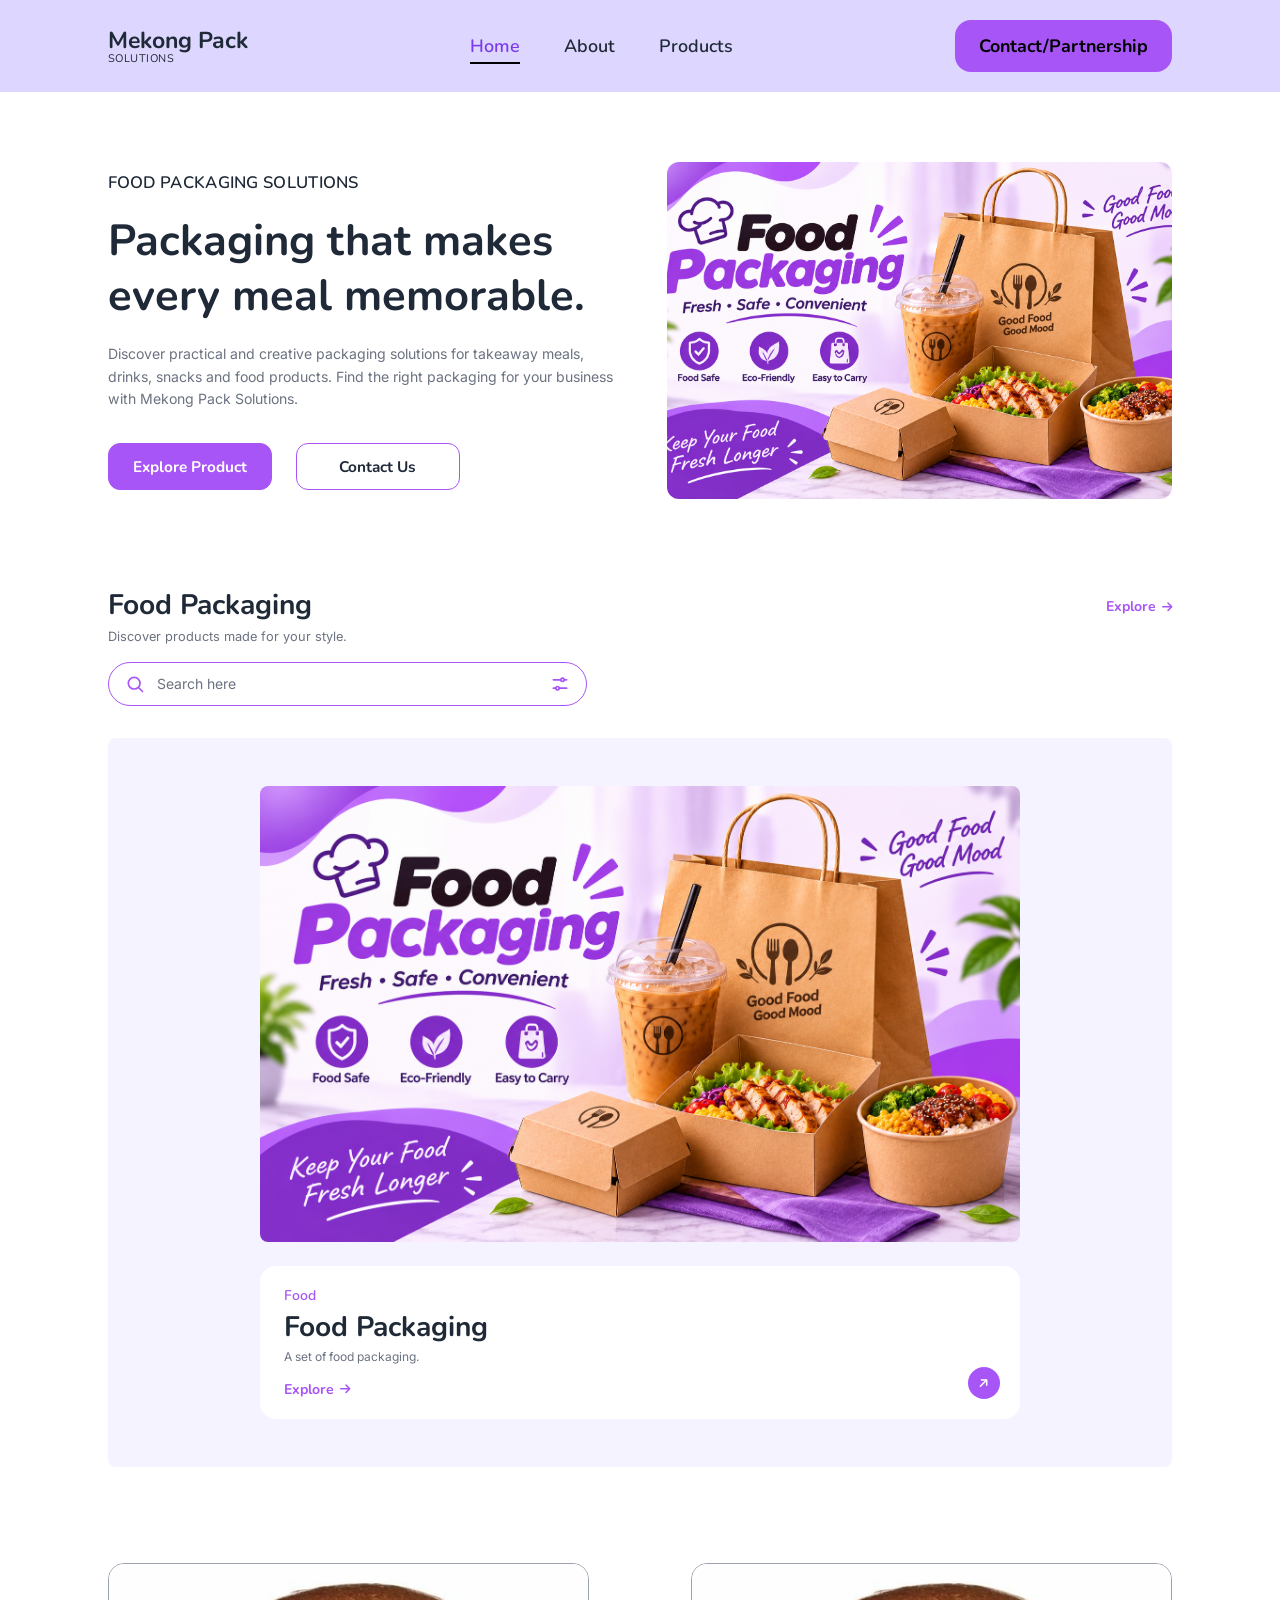
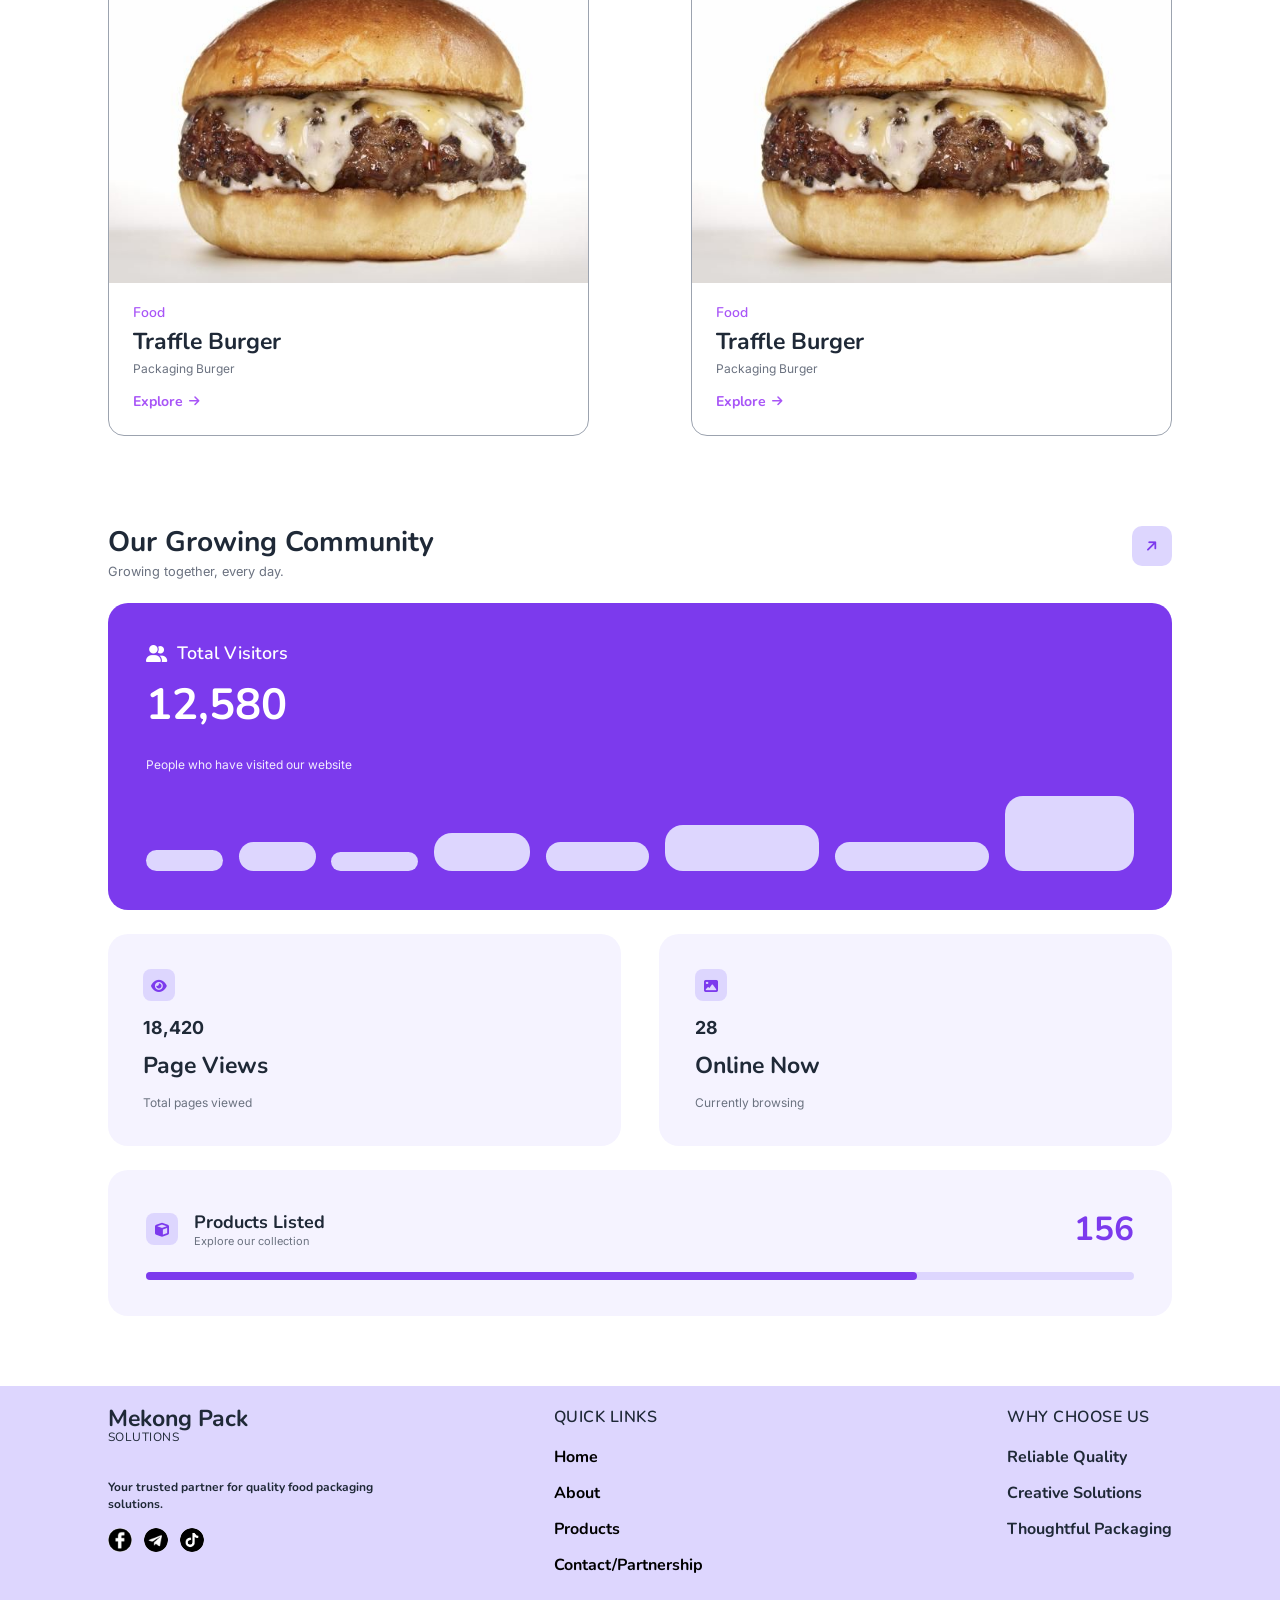
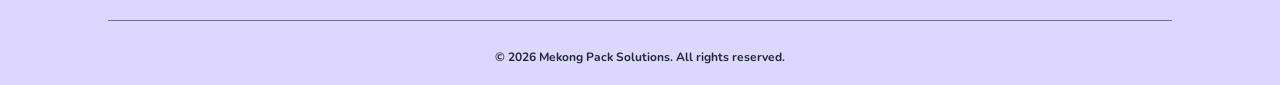
<file: index.html>
<!DOCTYPE html>
<html lang="en">
<head>
    <meta charset="UTF-8">
    <meta name="viewport" content="width=device-width, initial-scale=1.0">
    <title>Home</title>
    <link rel="stylesheet" href="style.css">
    <link rel="icon" href="/images/icon title.jpg">
    <link rel="stylesheet" href="https://cdnjs.cloudflare.com/ajax/libs/font-awesome/6.7.2/css/all.min.css">
    <link rel="stylesheet" href="animation.css">
    <script src="script.js"></script>
</head>
<body>
    <!--Header Section-->
    <header>
        <p><span>Mekong Pack</span>SOLUTIONS</p>
        <nav>
            <a href="index.html">Home</a>
            <a href="about.html">About</a>
            <a href="products.html">Products</a>
        </nav>
        <div class="btn-header"><a href="contact.html">Contact/Partnership</a></div>
    </header>

    <!--Main Section-->
    <main>

        <!--Hero Section-->
        <section class="hero-section">
            <div class="left-con">
                <span>FOOD PACKAGING SOLUTIONS</span>
                <h1>Packaging that makes 
                    every meal memorable.
                </h1>
                <p> Discover practical and creative packaging solutions for takeaway meals,
                    drinks, snacks and food products. Find the right packaging for your business 
                    with Mekong Pack Solutions.
                </p>

                <div class="btn-hero">
                    <div class="btn-explore"><a href="products.html">Explore Product</a></div>
                    <div class="btn-contact-us"><a href="contact.html">Contact Us</a></div>
                </div>
            </div>
            <img src="/images/Hero.png" alt="Hero-Image">
        </section>

        <!--Product Showcase Section-->
        <section class="container-show-products">

            <div class="container-products">
                <span>Food Packaging</span>
                <a href="products.html">
                    <p>Explore 
                        <i class="fa-solid fa-arrow-right"></i>
                    </p>
                </a>
                <p>Discover products made for your style.</p>
             <input type="text" name="Search" placeholder="Search here" aria-label="Search products" enterkeyhint="search" autocomplete="off">
            </div>

            <div class="container-pic-product">
                <img src="/images/Hero.png" alt="Product Image">

                <div class="container-title-product">
                    <h5>Food</h5>
                    <h3>Food Packaging</h3>
                    <p>A set of food packaging.</p>
                    <a href="products.html">
                        <p>Explore 
                            <i class="fa-solid fa-arrow-right"></i>
                        </p>
                    </a>
                    <div class="circle-btn" role="link" tabindex="0" data-href="products.html" aria-label="Explore Food Packaging">
                        <i class="fa-solid fa-arrow-right"></i>
                    </div>
                </div>
            </div>

            <div class="box-list">
                <img src="/images/Traffle.jpg" alt="Picture">
                <h5>Food</h5>
                <h3>Traffle Burger</h3>
                <p>Packaging Burger</p>
                <a href="products.html?q=burger">
                    <p>Explore 
                        <i class="fa-solid fa-arrow-right"></i>
                    </p>
                </a>
            </div>

            <div class="box-list">
                <img src="/images/Traffle.jpg" alt="Picture">
                <h5>Food</h5>
                <h3>Traffle Burger</h3>
                <p>Packaging Burger</p>
                <a href="products.html?q=burger">
                    <p>Explore 
                        <i class="fa-solid fa-arrow-right"></i>
                    </p>
                </a>
            </div>

        </section>

        <!--Viewer Showcase-->
        <section class="container-growing">
            <h3>Our Growing Community</h3>
            <p>Growing together, every day.</p>
            <div class="btn-growing" role="link" tabindex="0" data-href="about.html" aria-label="Learn more about us"><i class="fa-solid fa-arrow-right"></i></div>

            <div class="container-total">
                <h5>Total Visitors</h5>
                <h3>12,580</h3>
                <p>People who have visited our website</p>
                <div class="shapes-container">
                    <div class="shape1"></div>
                    <div class="shape2"></div>
                    <div class="shape3"></div>
                    <div class="shape4"></div>
                    <div class="shape5"></div>
                    <div class="shape6"></div>
                    <div class="shape7"></div>
                    <div class="shape8"></div>
                </div>
            </div>

            <div class="container-growing-bottom">
                <div class="box-growing">
                    <div class="btn-icon-eyes"></div>
                    <h3>18,420</h3>
                    <h3>Page Views</h3>
                    <p>Total pages viewed</p>
                </div>
            </div>

            <div class="container-growing-bottom">
                <div class="box-growing">
                    <div class="btn-icon-photo"></div>
                    <h3>28</h3>
                    <h3>Online Now</h3>
                    <p>Currently browsing</p>
                </div>
            </div>

            <div class="containter-last">
                <div class="last-container-left">
                    <div class="btn-icon-box"></div>
                    <h3>Products Listed</h3>
                    <p>Explore our collection</p>
                    <h2>156</h2>
                </div>
                <div class="line-container">
                    <div class="shape-1"></div>
                    <div class="shape-2"></div>
                </div>
            </div>

        </section>

    </main>

    <!--Footer Section-->
    <footer>
         <p><span>Mekong Pack</span>SOLUTIONS</p>
         <div class="left-footer">
            <p>Your trusted partner for quality food packaging solutions.</p>
            <div class="icon-footer">
                <a href="https://www.facebook.com/" target="_blank" rel="noopener noreferrer" aria-label="Facebook on Mekong Pack Solutions"><img src="/images/fb.jpg" alt="FaceBook"></a>
                <a href="https://t.me/" target="_blank" rel="noopener noreferrer" aria-label="Telegram on Mekong Pack Solutions"><img src="/images/tg.jpg" alt="Telegram"></a>
                <a href="https://www.tiktok.com/" target="_blank" rel="noopener noreferrer" aria-label="TikTok on Mekong Pack Solutions"><img src="/images/Tik.jpg" alt="TikTok"></a>
            </div>
         </div>

         <div class="middle-footer">
            <a href="index.html">Home</a>
            <a href="about.html">About</a>
            <a href="products.html">Products</a>
            <a href="contact.html">Contact/Partnership</a>
         </div>

         <div class="right-footer">
            <span>WHY CHOOSE US</span>
            <p>Reliable Quality</p>
            <p>Creative Solutions</p>
            <p>Thoughtful Packaging</p>
         </div>

    </footer>

</body>
</html>
</file>
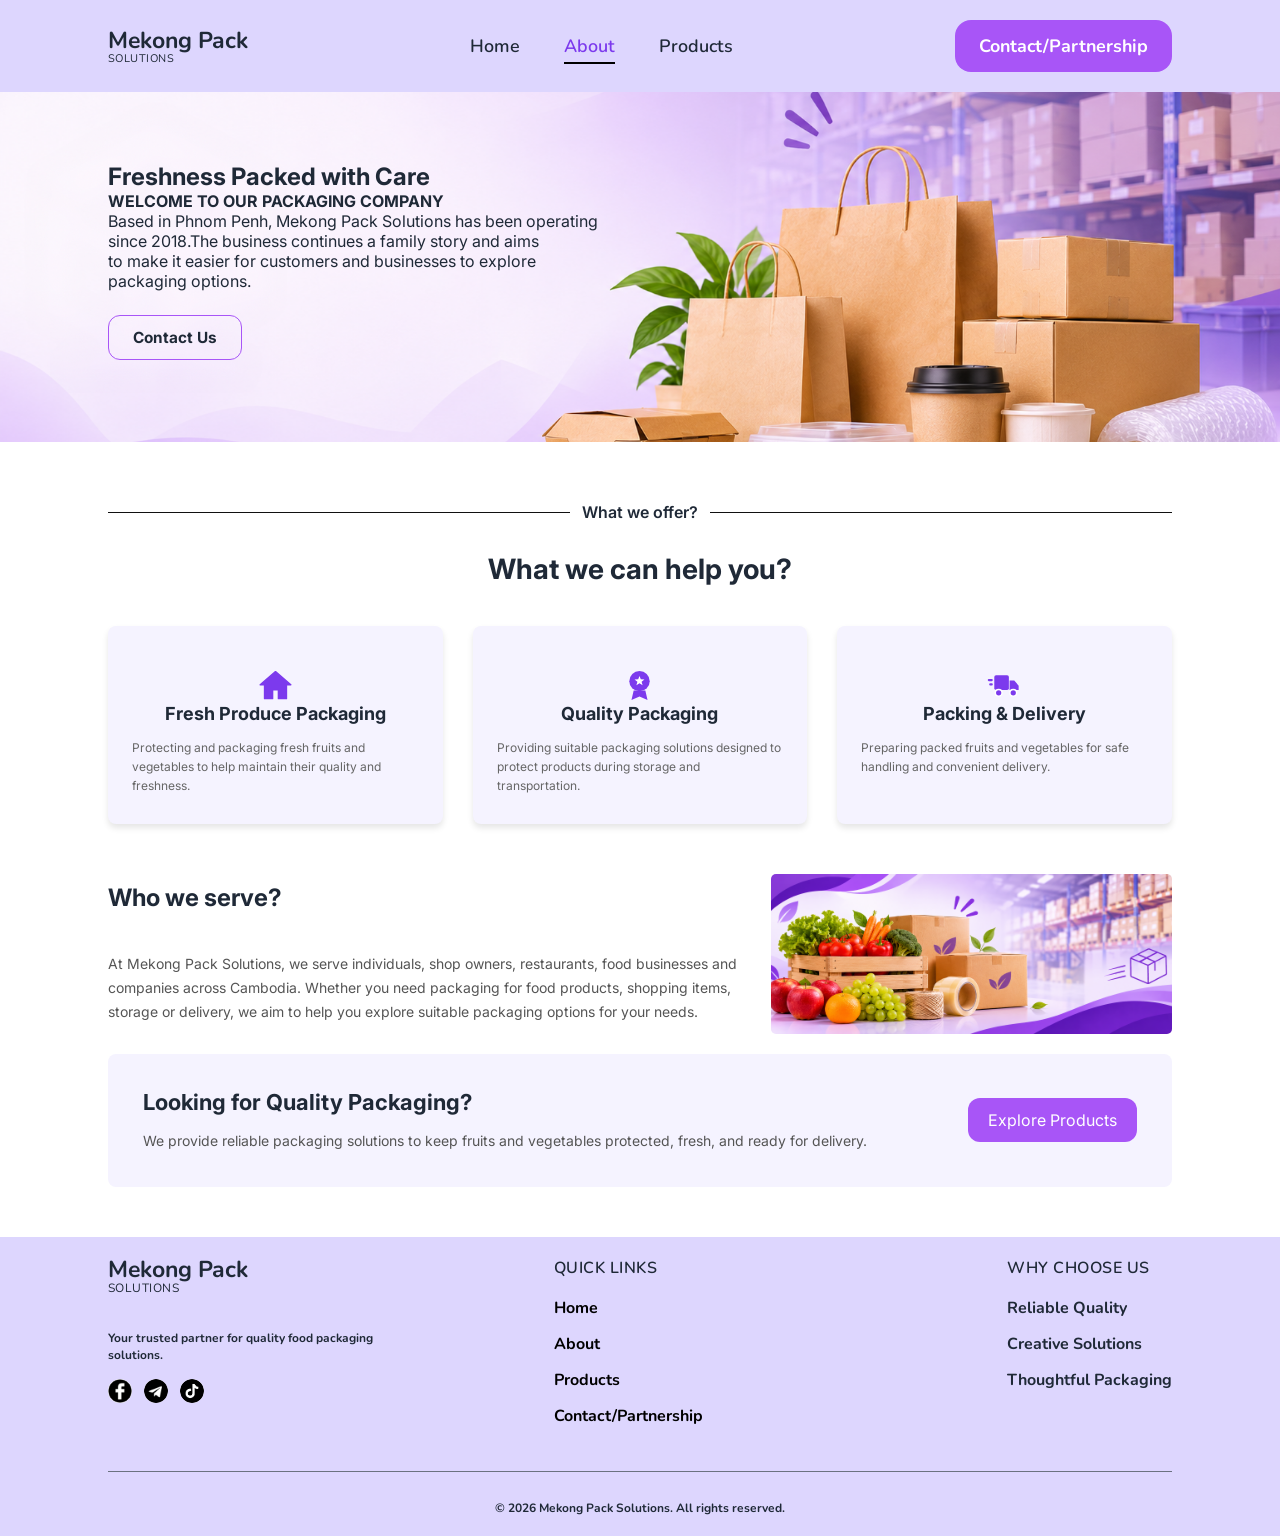
<file: about.html>
<!DOCTYPE html>
<html lang="en">

<head>
  <meta charset="UTF-8">
  <meta name="viewport" content="width=device-width, initial-scale=1.0">
  <link rel="stylesheet" href="about.css">
  <title>About</title>
  <link rel="icon" href="/images/icon title.jpg">
  <script src="script.js"></script>
   <link rel="stylesheet" href="animation.css">
</head>

<body>
  <!--Header Section-->
  <header>
    <p><span>Mekong Pack</span>SOLUTIONS</p>
    <nav>
      <a href="index.html">Home</a>
      <a href="about.html">About</a>
      <a href="products.html">Products</a>
    </nav>
    <div class="btn-header"><a href="contact.html">Contact/Partnership</a></div>
  </header>
  <!--About Section-->
  <section class="about-section">
    <div class="about-image">
      <div class="about-text">
        <h1>Freshness Packed with Care</h1>
        <h4>WELCOME TO OUR PACKAGING COMPANY</h4>
        <p>Based in Phnom Penh, Mekong Pack Solutions has been operating </p>
        <p>since 2018.The business continues a family story and aims </p>
        <p>to make it easier for customers and businesses to explore </p>
        <p>packaging options.</p>
      </div>
      <div class="btn-hero">
        <div class="btn-contact-us"><a href="contact.html">Contact Us</a></div>
        </div>
    </div>
    <div class="label">What we offer?</div>
    <h2>What we can help you?</h2>

    <div class="cards">
      <div class="card">
        <i class="fa-solid fa-house"></i>
        <img src="/images/home-icon.svg" alt="Fresh Icon" class="icon">
        <h3>Fresh Produce Packaging</h3>
        <p>Protecting and packaging fresh fruits and vegetables to help maintain their quality and freshness.</p>
      </div>

      <div class="card">
        <i class="fa-solid fa-award"></i>
        <img src="/images/quality-icon.svg" alt="Quality Icon" class="icon">
        <h3>Quality Packaging</h3>
        <p>Providing suitable packaging solutions designed to protect products during storage and transportation.</p>
      </div>

      <div class="card">
        <i class="fa-solid fa-truck"></i>
        <img src="/images/delivery-icon.svg" alt="Delivery Icon" class="icon">
        <h3>Packing &amp; Delivery</h3>
        <p>Preparing packed fruits and vegetables for safe handling and convenient delivery.</p>
      </div>
    </div>
    <!--section2-->

    <div class="who-serve">

      <div class="serve-top">

        <div class="serve-text">
          <h2>Who we serve?</h2>

          <p>
            At Mekong Pack Solutions, we serve individuals, shop owners,
            restaurants, food businesses and companies across Cambodia.
            Whether you need packaging for food products, shopping items,
            storage or delivery, we aim to help you explore suitable
            packaging options for your needs.
          </p>
        </div>

        <div class="serve-image">
          <img src="/images/ggg.png" alt="Food packaging">
        </div>

      </div>

      <div class="serve-banner">

        <div class="banner-text">
          <h2>Looking for Quality Packaging?</h2>

          <p>
            We provide reliable packaging solutions to keep fruits
            and vegetables protected, fresh, and ready for delivery.
          </p>
        </div>

        <a href="products.html" class="explore-btn">Explore Products</a>

      </div>

    </div>
    <!--Footer Section-->
    <footer>
      <p><span>Mekong Pack</span>SOLUTIONS</p>
      <div class="left-footer">
        <p>Your trusted partner for quality food packaging solutions.</p>
        <div class="icon-footer">
          <a href="https://www.facebook.com/" target="_blank" rel="noopener noreferrer" aria-label="Facebook on Mekong Pack Solutions"><img src="/images/fb.jpg" alt="FaceBook"></a>
          <a href="https://t.me/" target="_blank" rel="noopener noreferrer" aria-label="Telegram on Mekong Pack Solutions"><img src="/images/Tele.jpg" alt="Telegram"></a>
          <a href="https://www.tiktok.com/" target="_blank" rel="noopener noreferrer" aria-label="TikTok on Mekong Pack Solutions"><img src="/images/Tik.jpg" alt="TikTok"></a>
        </div>
      </div>

      <div class="middle-footer">
        <a href="index.html">Home</a>
        <a href="about.html">About</a>
        <a href="products.html">Products</a>
        <a href="contact.html">Contact/Partnership</a>
      </div>
      <div class="right-footer">
        <span>WHY CHOOSE US</span>
        <p>Reliable Quality</p>
        <p>Creative Solutions</p>
        <p>Thoughtful Packaging</p>
      </div>

    </footer>

  </section>
</body>

</html>
</file>
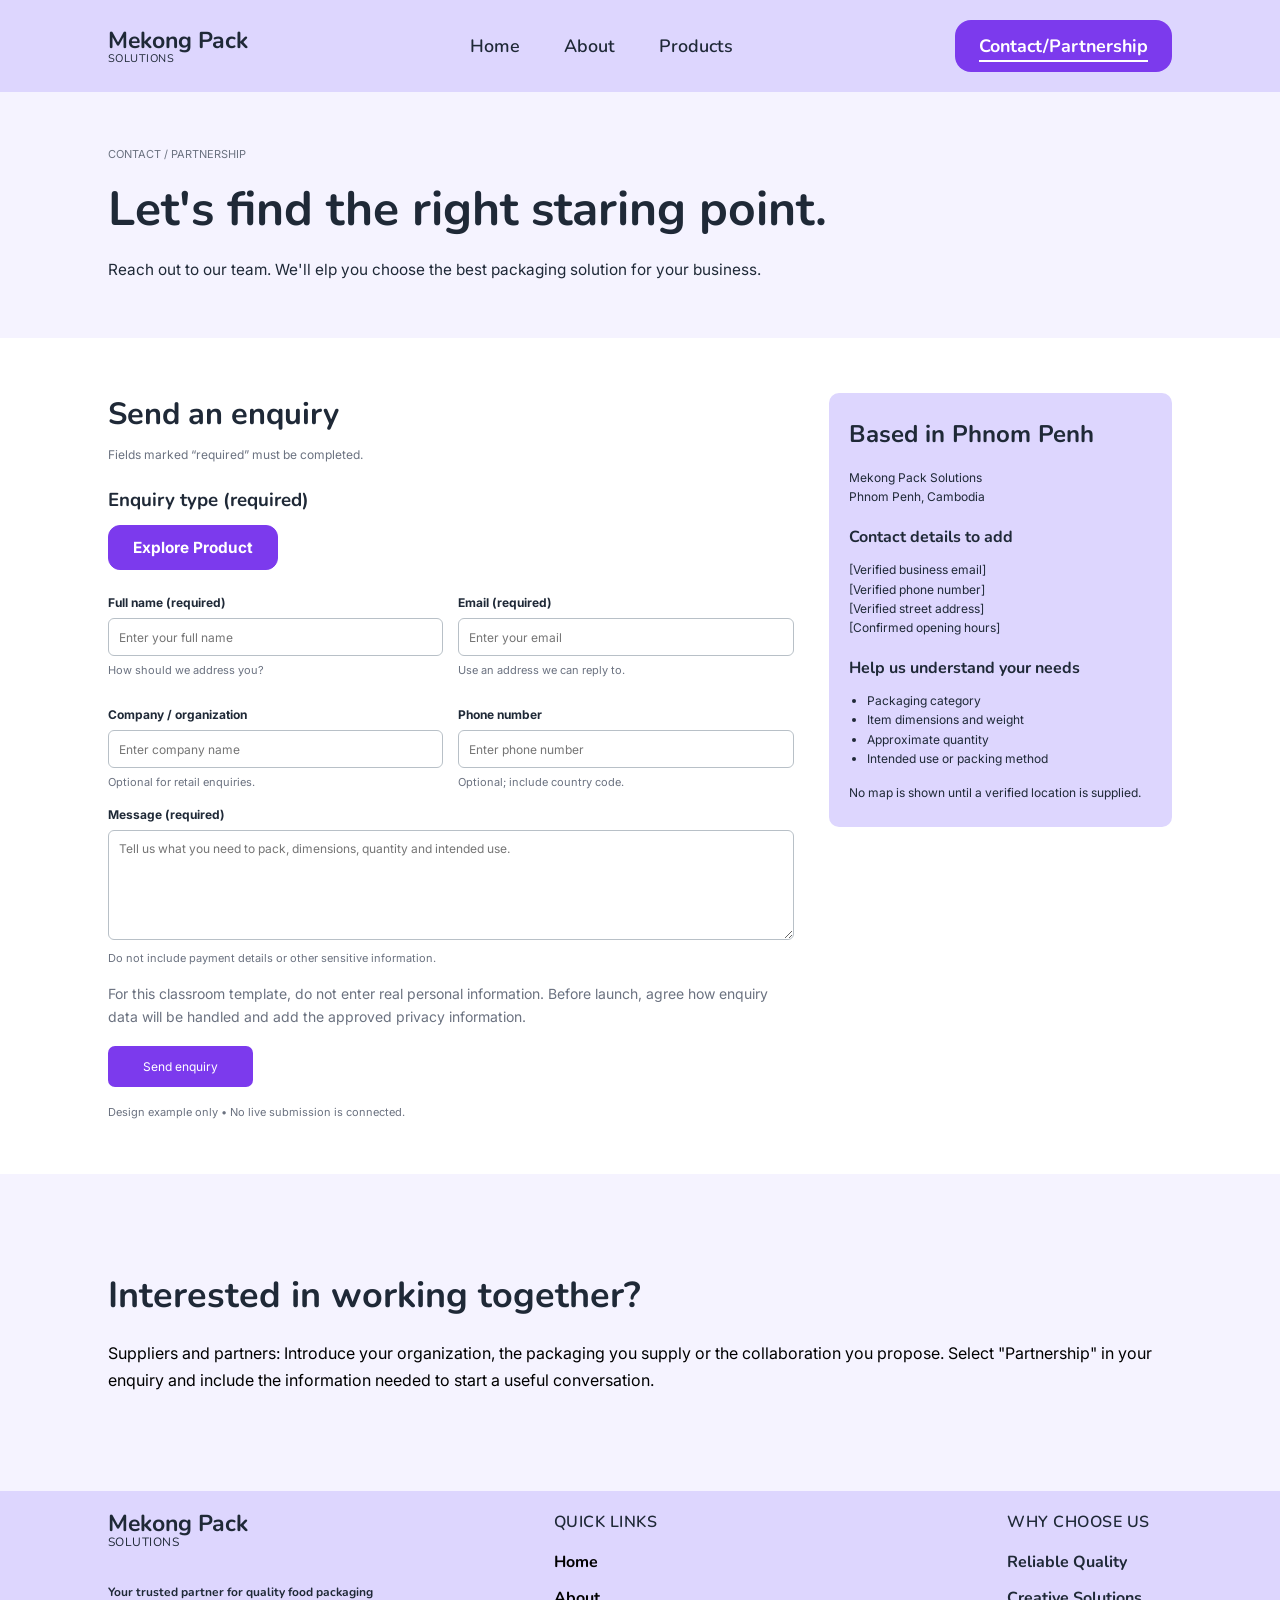
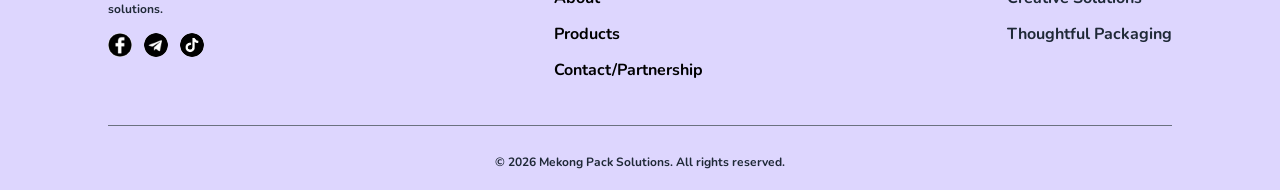
<file: contact.html>
<!doctype html>
<html lang="en">
  <head>
    <meta charset="UTF-8" />
    <meta name="viewport" content="width=device-width, initial-scale=1.0" />
    <title>Mekong pack-contact</title>
    <link rel="stylesheet" href="contact.css" />
    <link rel="icon" href="/images/icon title.jpg">
    <link rel="stylesheet" href="https://cdnjs.cloudflare.com/ajax/libs/font-awesome/6.7.2/css/all.min.css">
    <link rel="stylesheet" href="animation.css">
    <script src="script.js"></script>
  </head>
  <body>
    <header>
      <p><span>Mekong Pack</span>SOLUTIONS</p>
      <nav>
        <a href="index.html">Home</a>
        <a href="about.html">About</a>
        <a href="products.html">Products</a>
      </nav>
      <div class="btn-header">
        <a href="contact.html">Contact/Partnership</a>
      </div>
    </header>

    <section class="hero">
      <small>CONTACT / PARTNERSHIP</small>
      <h2>Let's find the right staring point.</h2>
      <p>
        Reach out to our team. We'll elp you choose the best packaging solution
        for your business.
      </p>
    </section>

    <section class="contact-section">
      <div class="contact-container">
        <div class="contact-form">
          <h2>Send an enquiry</h2>

          <p class="description">Fields marked “required” must be completed.</p>

          <form>
            <div class="enquiry-type">
              <h3>Enquiry type (required)</h3>
              <div class="btn-hero">
                    <div class="btn-explore"><a href="products.html">Explore Product</a></div>
                </div>
            </div>

            <div class="form-grid">
              <div class="form-group">
                <label for="name">Full name (required)</label>
                <input
                  type="text"
                  id="name"
                  name="name"
                  autocomplete="name"
                  placeholder="Enter your full name"
                  required
                />
                <small>How should we address you?</small>
              </div>

              <div class="form-group">
                <label for="email">Email (required)</label>
                <input
                  type="email"
                  id="email"
                  name="email"
                  autocomplete="email"
                  placeholder="Enter your email"
                  required
                />
                <small>Use an address we can reply to.</small>
              </div>

              <div class="form-group">
                <label for="company">Company / organization</label>
                <input
                  type="text"
                  id="company"
                  name="company"
                  autocomplete="organization"
                  placeholder="Enter company name"
                />
                <small>Optional for retail enquiries.</small>
              </div>

              <div class="form-group">
                <label for="phone">Phone number</label>
                <input type="tel" id="phone" name="phone" autocomplete="tel" placeholder="Enter phone number" />
                <small>Optional; include country code.</small>
              </div>
            </div>

            <div class="form-group message-group">
              <label for="message">Message (required)</label>
              <textarea
                id="message"
                name="message"
                placeholder="Tell us what you need to pack, dimensions, quantity and intended use."
                required
              ></textarea>
              <small>
                Do not include payment details or other sensitive information.
              </small>
            </div>

            <p class="privacy-text">
              For this classroom template, do not enter real personal
              information. Before launch, agree how enquiry data will be handled
              and add the approved privacy information.
            </p>

            <button type="submit" class="submit-btn">Send enquiry</button>

            <p class="note">
              Design example only • No live submission is connected.
            </p>
          </form>
        </div>

        <aside class="contact-info">
          <h2>Based in Phnom Penh</h2>

          <p class="company">
            Mekong Pack Solutions<br />
            Phnom Penh, Cambodia
          </p>

          <h3>Contact details to add</h3>

          <p>
            [Verified business email]<br />
            [Verified phone number]<br />
            [Verified street address]<br />
            [Confirmed opening hours]
          </p>

          <h3>Help us understand your needs</h3>

          <ul>
            <li>Packaging category</li>
            <li>Item dimensions and weight</li>
            <li>Approximate quantity</li>
            <li>Intended use or packing method</li>
          </ul>

          <p class="map-note">
            No map is shown until a verified location is supplied.
          </p>
        </aside>
      </div>
    </section>
    <section class="partnership-section">
      <div class="partnership-container">
        <h2>Interested in working together?</h2>

        <p>
          Suppliers and partners: Introduce your organization, the packaging you
          supply or the collaboration you propose. Select "Partnership" in your
          enquiry and include the information needed to start a useful
          conversation.
        </p>
      </div>
    </section>

    <footer>
      <p><span>Mekong Pack</span>SOLUTIONS</p>
      <div class="left-footer">
        <p>Your trusted partner for quality food packaging solutions.</p>
        <div class="icon-footer">
          <a href="https://www.facebook.com/" target="_blank" rel="noopener noreferrer" aria-label="Facebook on Mekong Pack Solutions"
            ><img src="/images/Fb.jpg" alt="FaceBook"
          /></a>
          <a href="https://t.me/" target="_blank" rel="noopener noreferrer" aria-label="Telegram on Mekong Pack Solutions"
            ><img src="/images/Tele.jpg" alt="Telegram"
          /></a>
          <a href="https://www.tiktok.com/" target="_blank" rel="noopener noreferrer" aria-label="TikTok on Mekong Pack Solutions"
            ><img src="/images/Tik.jpg" alt="TikTok"
          /></a>
        </div>
      </div>

      <div class="middle-footer">
        <a href="index.html">Home</a>
        <a href="about.html">About</a>
        <a href="products.html">Products</a>
        <a href="contact.html">Contact/Partnership</a>
      </div>

      <div class="right-footer">
        <span>WHY CHOOSE US</span>
        <p>Reliable Quality</p>
        <p>Creative Solutions</p>
        <p>Thoughtful Packaging</p>
      </div>
    </footer>
  </body>
</html>
</file>
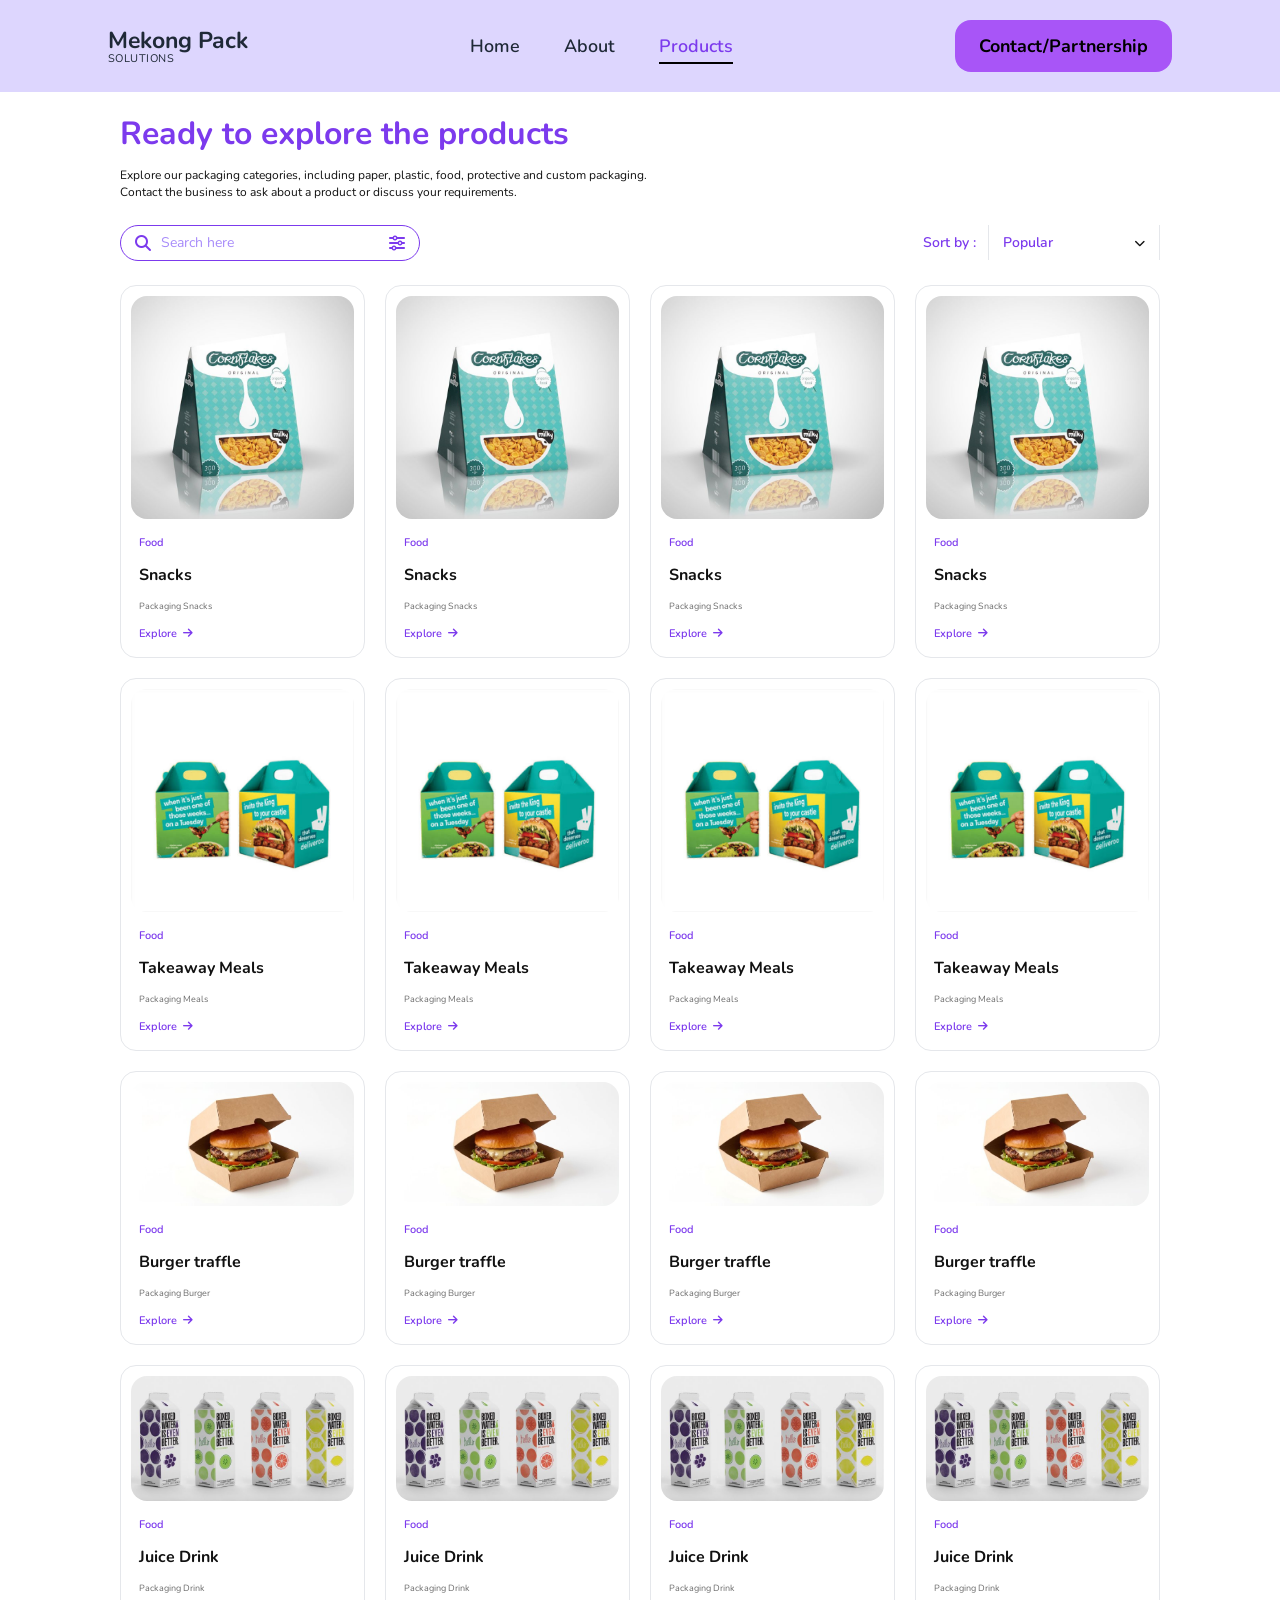
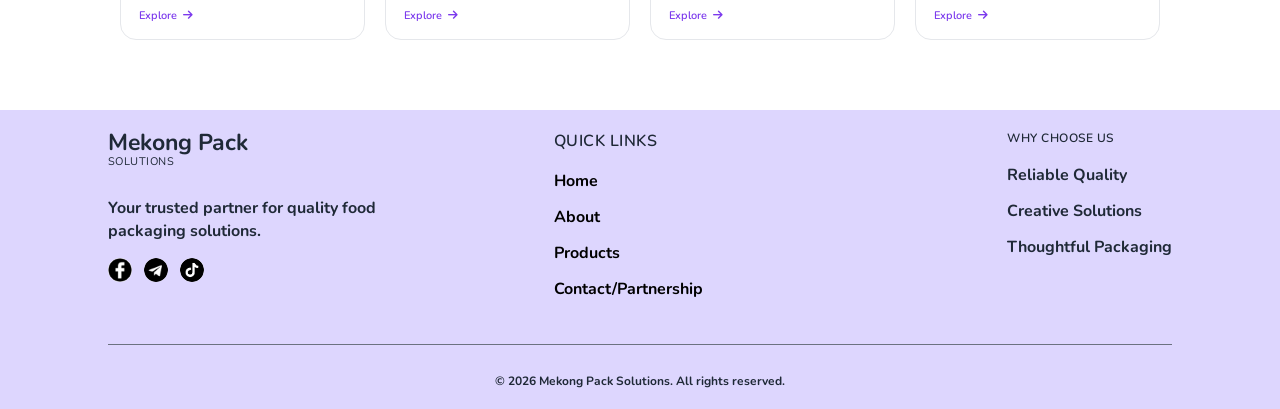
<file: products.html>
<!DOCTYPE html>
<html lang="en">
<head>
    <meta charset="UTF-8">
    <meta name="viewport" content="width=device-width, initial-scale=1">
    <title>Products</title>
    <link rel="preconnect" href="https://fonts.googleapis.com">
    <link rel="preconnect" href="https://fonts.gstatic.com" crossorigin>
    <link href="https://fonts.googleapis.com/css2?family=Nunito:wght@400;600;700;800&display=swap" rel="stylesheet">
    <link rel="stylesheet" href="https://cdnjs.cloudflare.com/ajax/libs/font-awesome/6.5.1/css/all.min.css">
    <link rel="stylesheet" href="products.css">
    <link rel="icon" href="/images/icon title.jpg">
    <script src="script.js"></script>
     <link rel="stylesheet" href="animation.css">
</head>
<body>

    <!--Header Section-->
    <header>
        <p><span>Mekong Pack</span>SOLUTIONS</p>
        <nav>
            <a href="index.html">Home</a>
            <a href="about.html">About</a>
            <a href="products.html">Products</a>
        </nav>
        <div class="btn-header"><a href="contact.html">Contact/Partnership</a></div>
    </header>

<section class="card-hero">

    <div class="container-products">
        <h2>Ready to explore the products</h2>
        <p>
            Explore our packaging categories, including paper, plastic, food, protective and custom packaging.<br>
            Contact the business to ask about a product or discuss your requirements.
        </p>
    </div>

    <div class="toolbar">
        <div class="search-box" role="search">
            <i class="fa-solid fa-magnifying-glass"></i>
            <input type="text" name="Search" placeholder="Search here" aria-label="Search products" enterkeyhint="search" autocomplete="off">
            <i class="fa-solid fa-sliders"></i>
        </div>

        <div class="sort">
            <label for="sort">Sort by :</label>
            <div class="sort-select">
                <select id="sort" name="sort">
                    <option value="popular">Popular</option>
                    <option value="meals">Takaway Meals</option>
                    <option value="snacks">Packaging Snacks</option>
                    <option value="drink">Packaging Drink</option>
                    <option value="burger">Packaging Burger</option>
                </select>
                <i class="fa-solid fa-chevron-down"></i>
            </div>
        </div>
    </div>

    <div class="card-grid">

       <div class="main-card">
            <img src="/images/Milky (Student Work).jpeg" alt="Product 4">
            <div class="tittle">
                <h4>Food</h4>
                <h1>Snacks</h1>
                <p>Packaging Snacks</p>
                <h3><a href="">Explore <i class="fa-solid fa-arrow-right"></i></a></h3>
            </div>
        </div>

       <div class="main-card">
            <img src="/images/Milky (Student Work).jpeg" alt="Product 4">
            <div class="tittle">
                <h4>Food</h4>
                <h1>Snacks</h1>
                <p>Packaging Snacks</p>
                <h3><a href="">Explore <i class="fa-solid fa-arrow-right"></i></a></h3>
            </div>
        </div>

        <div class="main-card">
            <img src="/images/Milky (Student Work).jpeg" alt="Product 4">
            <div class="tittle">
                <h4>Food</h4>
                <h1>Snacks</h1>
                <p>Packaging Snacks</p>
                <h3><a href="">Explore <i class="fa-solid fa-arrow-right"></i></a></h3>
            </div>
        </div>

        <div class="main-card">
            <img src="/images/Milky (Student Work).jpeg" alt="Product 4">
            <div class="tittle">
                <h4>Food</h4>
                <h1>Snacks</h1>
                <p>Packaging Snacks</p>
                <h3><a href="">Explore <i class="fa-solid fa-arrow-right"></i></a></h3>
            </div>
        </div>
        <div class="main-card">
            <img src="/images/meals.jpeg" alt="Product 8">
            <div class="tittle">
                <h4>Food</h4>
                <h1>Takeaway Meals</h1>
                <p>Packaging Meals</p>
                <h3><a href="">Explore <i class="fa-solid fa-arrow-right"></i></a></h3>
            </div>
        </div>

         <div class="main-card">
            <img src="/images/meals.jpeg" alt="Product 8">
            <div class="tittle">
                <h4>Food</h4>
                <h1>Takeaway Meals</h1>
                <p>Packaging Meals</p>
                <h3><a href="">Explore <i class="fa-solid fa-arrow-right"></i></a></h3>
            </div>
        </div>

         <div class="main-card">
            <img src="/images/meals.jpeg" alt="Product 8">
            <div class="tittle">
                <h4>Food</h4>
                <h1>Takeaway Meals</h1>
                <p>Packaging Meals</p>
                <h3><a href="">Explore <i class="fa-solid fa-arrow-right"></i></a></h3>
            </div>
        </div>

         <div class="main-card">
            <img src="/images/meals.jpeg" alt="Product 8">
            <div class="tittle">
                <h4>Food</h4>
                <h1>Takeaway Meals</h1>
                <p>Packaging Meals</p>
                <h3><a href="">Explore <i class="fa-solid fa-arrow-right"></i></a></h3>
            </div>
        </div>

        <div class="main-card">
            <img src="/images/Burger.jpg" alt="Product 9">
            <div class="tittle">
                <h4>Food</h4>
                <h1>Burger traffle</h1>
                <p>Packaging Burger</p>
                <h3><a href="">Explore <i class="fa-solid fa-arrow-right"></i></a></h3>
            </div>
        </div>

        <div class="main-card">
            <img src="/images/Burger.jpg" alt="Product 10">
            <div class="tittle">
                <h4>Food</h4>
                <h1>Burger traffle</h1>
                <p>Packaging Burger</p>
                <h3><a href="">Explore <i class="fa-solid fa-arrow-right"></i></a></h3>
            </div>
        </div>

        <div class="main-card">
            <img src="/images/Burger.jpg" alt="Product 11">
            <div class="tittle">
                <h4>Food</h4>
                <h1>Burger traffle</h1>
                <p>Packaging Burger</p>
                <h3><a href="">Explore <i class="fa-solid fa-arrow-right"></i></a></h3>
            </div>
        </div>

        <div class="main-card">
            <img src="/images/Burger.jpg" alt="Product 12">
            <div class="tittle">
                <h4>Food</h4>
                <h1>Burger traffle</h1>
                <p>Packaging Burger</p>
                <h3><a href="">Explore <i class="fa-solid fa-arrow-right"></i></a></h3>
            </div>
        </div>

        <div class="main-card">
            <img src="/images/juice.jpeg" alt="Product 12">
            <div class="tittle">
                <h4>Food</h4>
                <h1>Juice Drink</h1>
                <p>Packaging Drink</p>
                <h3><a href="">Explore <i class="fa-solid fa-arrow-right"></i></a></h3>
            </div>
        </div>

        <div class="main-card">
            <img src="/images/juice.jpeg" alt="Product 12">
            <div class="tittle">
                <h4>Food</h4>
                <h1>Juice Drink</h1>
                <p>Packaging Drink</p>
                <h3><a href="">Explore <i class="fa-solid fa-arrow-right"></i></a></h3>
            </div>
        </div>

        <div class="main-card">
            <img src="/images/juice.jpeg" alt="Product 12">
            <div class="tittle">
                <h4>Food</h4>
                <h1>Juice Drink</h1>
                <p>Packaging Drink</p>
                <h3><a href="">Explore <i class="fa-solid fa-arrow-right"></i></a></h3>
            </div>
        </div>
        <div class="main-card">
            <img src="/images/juice.jpeg" alt="Product 12">
            <div class="tittle">
                <h4>Food</h4>
                <h1>Juice Drink</h1>
                <p>Packaging Drink</p>
                <h3><a href="">Explore <i class="fa-solid fa-arrow-right"></i></a></h3>
            </div>
        </div>

    </div>
</section><!--Footer Section-->
    <footer>
         <p><span>Mekong Pack</span>SOLUTIONS</p>
         <div class="left-footer">
            <p>Your trusted partner for quality food packaging solutions.</p>
            <div class="icon-footer">
                <a href="https://www.facebook.com/" target="_blank" rel="noopener noreferrer" aria-label="Facebook on Mekong Pack Solutions"><img src="/images/fb.jpg" alt="FaceBook"></a>
                <a href="https://t.me/" target="_blank" rel="noopener noreferrer" aria-label="Telegram on Mekong Pack Solutions"><img src="/images/tg.jpg" alt="Telegram"></a>
                <a href="https://www.tiktok.com/" target="_blank" rel="noopener noreferrer" aria-label="TikTok on Mekong Pack Solutions"><img src="/images/tt.jpg" alt="TikTok"></a>
            </div>
         </div>

         <div class="middle-footer">
            <a href="index.html">Home</a>
            <a href="about.html">About</a>
            <a href="products.html">Products</a>
            <a href="contact.html">Contact/Partnership</a>
         </div>

         <div class="right-footer">
            <span>WHY CHOOSE US</span>
            <p>Reliable Quality</p>
            <p>Creative Solutions</p>
            <p>Thoughtful Packaging</p>
         </div>

    </footer>


</body>
</html>
</file>
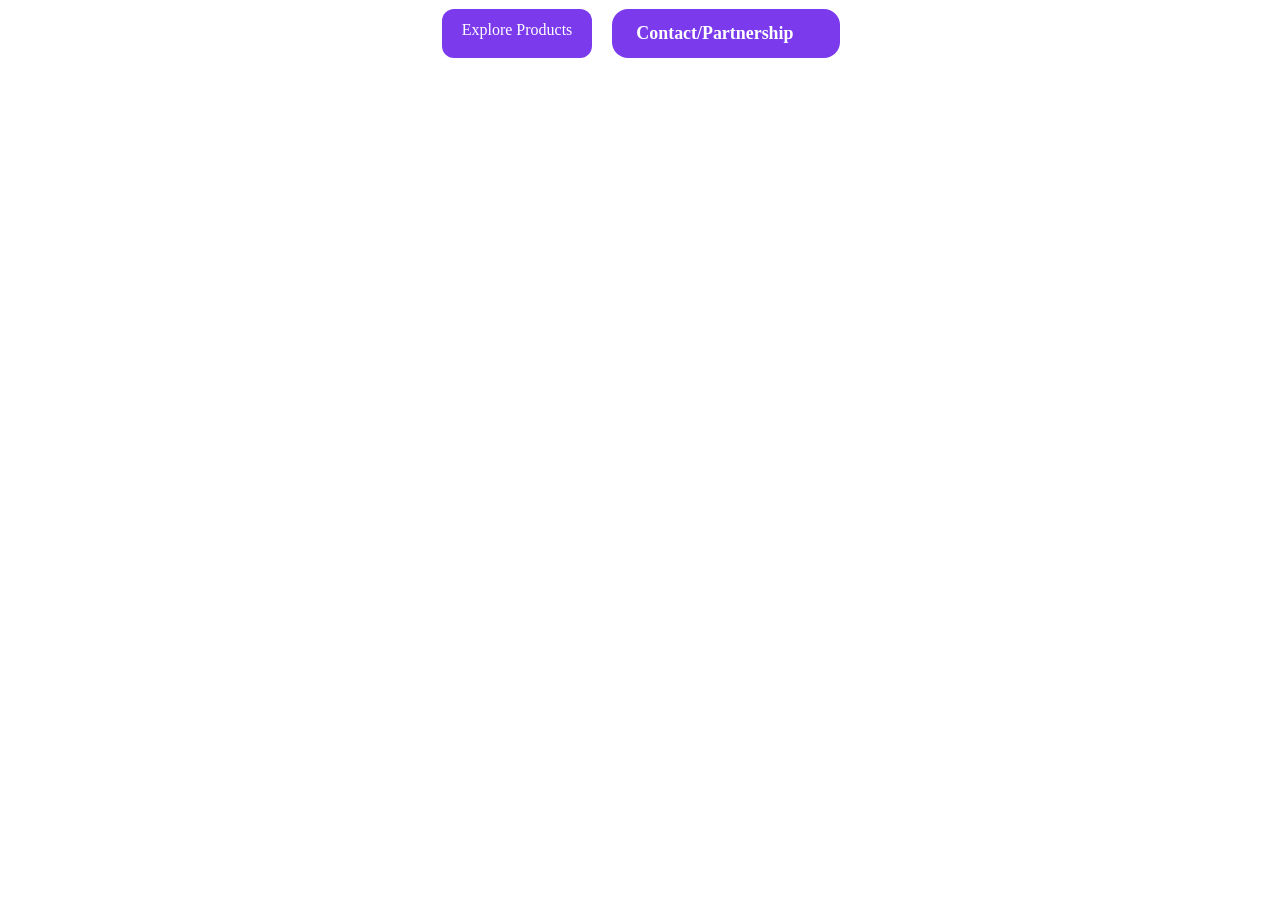
<file: Component/Button.html>
<!DOCTYPE html>
<html lang="en">
<head>
    <meta charset="UTF-8">
    <meta name="viewport" content="width=device-width, initial-scale=1.0">
  <link rel="stylesheet" href="Button.css">
    <title>Button</title>
</head>
<body>
    <div class="bh">
        <div class="btn-header"><a href="">Contact/Partnership</a></div>
        <a href="#" class="explore-btn">Explore Products</a>
</div>
</body>
</html>
</file>
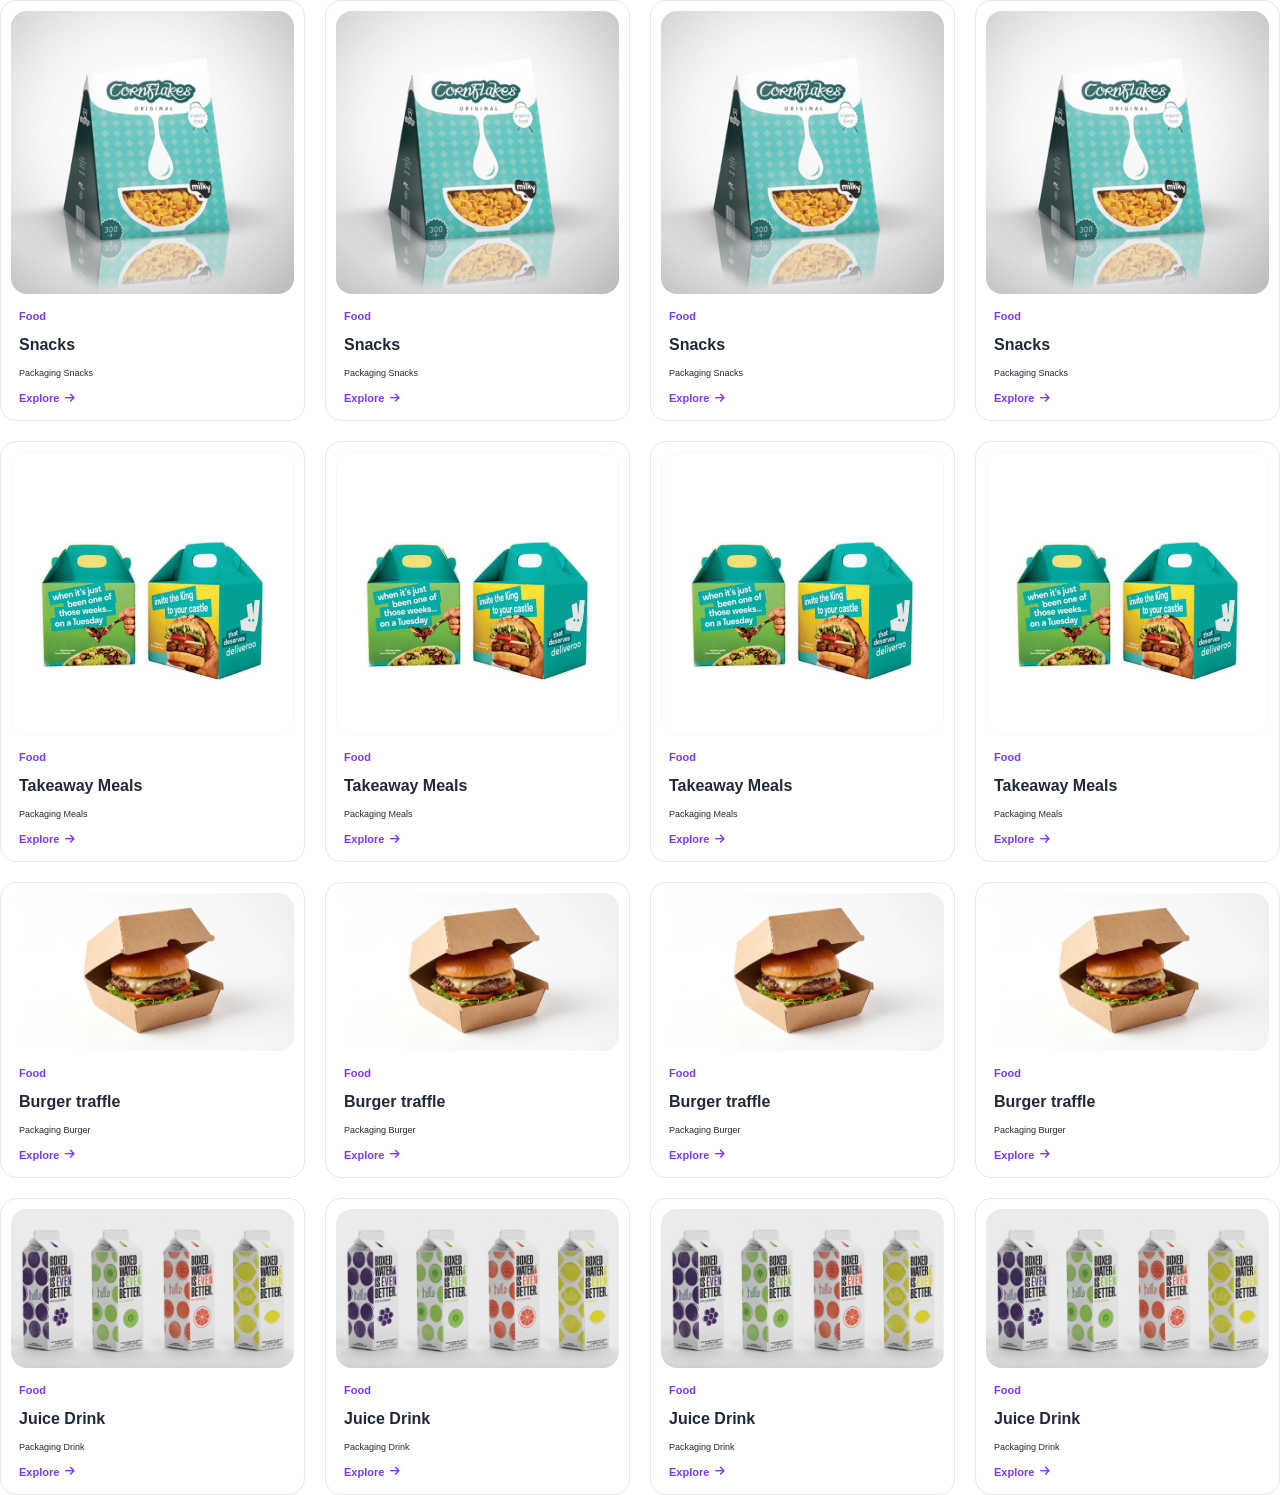
<file: Component/card.html>
<!DOCTYPE html>
<html lang="en">
<head>
    <meta charset="UTF-8">
    <meta name="viewport" content="width=device-width, initial-scale=1.0">
    <title>Products</title>
    <link rel="preconnect" href="https://fonts.googleapis.com">
    <link rel="preconnect" href="https://fonts.gstatic.com" crossorigin>
    <link href="https://fonts.googleapis.com/css2?family=Nunito:wght@400;600;700;800&display=swap" rel="stylesheet">
    <link rel="stylesheet" href="https://cdnjs.cloudflare.com/ajax/libs/font-awesome/6.5.1/css/all.min.css">
    <link rel="stylesheet" href="card.css">
</head>
<body>
    <div class="card-grid">

       <div class="main-card">
            <img src="/images/Milky (Student Work).jpeg" alt="Product 4">
            <div class="tittle">
                <h4>Food</h4>
                <h1>Snacks</h1>
                <p>Packaging Snacks</p>
                <h3><a href="">Explore <i class="fa-solid fa-arrow-right"></i></a></h3>
            </div>
        </div>

       <div class="main-card">
            <img src="/images/Milky (Student Work).jpeg" alt="Product 4">
            <div class="tittle">
                <h4>Food</h4>
                <h1>Snacks</h1>
                <p>Packaging Snacks</p>
                <h3><a href="">Explore <i class="fa-solid fa-arrow-right"></i></a></h3>
            </div>
        </div>

        <div class="main-card">
            <img src="/images/Milky (Student Work).jpeg" alt="Product 4">
            <div class="tittle">
                <h4>Food</h4>
                <h1>Snacks</h1>
                <p>Packaging Snacks</p>
                <h3><a href="">Explore <i class="fa-solid fa-arrow-right"></i></a></h3>
            </div>
        </div>

        <div class="main-card">
            <img src="/images/Milky (Student Work).jpeg" alt="Product 4">
            <div class="tittle">
                <h4>Food</h4>
                <h1>Snacks</h1>
                <p>Packaging Snacks</p>
                <h3><a href="">Explore <i class="fa-solid fa-arrow-right"></i></a></h3>
            </div>
        </div>

       <div class="main-card">
            <img src="/images/meals.jpeg" alt="Product 8">
            <div class="tittle">
                <h4>Food</h4>
                <h1>Takeaway Meals</h1>
                <p>Packaging Meals</p>
                <h3><a href="">Explore <i class="fa-solid fa-arrow-right"></i></a></h3>
            </div>
        </div>

         <div class="main-card">
            <img src="/images/meals.jpeg" alt="Product 8">
            <div class="tittle">
                <h4>Food</h4>
                <h1>Takeaway Meals</h1>
                <p>Packaging Meals</p>
                <h3><a href="">Explore <i class="fa-solid fa-arrow-right"></i></a></h3>
            </div>
        </div>

         <div class="main-card">
            <img src="/images/meals.jpeg" alt="Product 8">
            <div class="tittle">
                <h4>Food</h4>
                <h1>Takeaway Meals</h1>
                <p>Packaging Meals</p>
                <h3><a href="">Explore <i class="fa-solid fa-arrow-right"></i></a></h3>
            </div>
        </div>

         <div class="main-card">
            <img src="/images/meals.jpeg" alt="Product 8">
            <div class="tittle">
                <h4>Food</h4>
                <h1>Takeaway Meals</h1>
                <p>Packaging Meals</p>
                <h3><a href="">Explore <i class="fa-solid fa-arrow-right"></i></a></h3>
            </div>
        </div>

        <div class="main-card">
            <img src="/images/Burger.jpg" alt="Product 9">
            <div class="tittle">
                <h4>Food</h4>
                <h1>Burger traffle</h1>
                <p>Packaging Burger</p>
                <h3><a href="">Explore <i class="fa-solid fa-arrow-right"></i></a></h3>
            </div>
        </div>

        <div class="main-card">
            <img src="/images/Burger.jpg" alt="Product 10">
            <div class="tittle">
                <h4>Food</h4>
                <h1>Burger traffle</h1>
                <p>Packaging Burger</p>
                <h3><a href="">Explore <i class="fa-solid fa-arrow-right"></i></a></h3>
            </div>
        </div>

        <div class="main-card">
            <img src="/images/Burger.jpg" alt="Product 11">
            <div class="tittle">
                <h4>Food</h4>
                <h1>Burger traffle</h1>
                <p>Packaging Burger</p>
                <h3><a href="">Explore <i class="fa-solid fa-arrow-right"></i></a></h3>
            </div>
        </div>

        <div class="main-card">
            <img src="/images/Burger.jpg" alt="Product 12">
            <div class="tittle">
                <h4>Food</h4>
                <h1>Burger traffle</h1>
                <p>Packaging Burger</p>
                <h3><a href="">Explore <i class="fa-solid fa-arrow-right"></i></a></h3>
            </div>
        </div>

        <div class="main-card">
            <img src="/images/juice.jpeg" alt="Product 12">
            <div class="tittle">
                <h4>Food</h4>
                <h1>Juice Drink</h1>
                <p>Packaging Drink</p>
                <h3><a href="">Explore <i class="fa-solid fa-arrow-right"></i></a></h3>
            </div>
        </div>

        <div class="main-card">
            <img src="/images/juice.jpeg" alt="Product 12">
            <div class="tittle">
                <h4>Food</h4>
                <h1>Juice Drink</h1>
                <p>Packaging Drink</p>
                <h3><a href="">Explore <i class="fa-solid fa-arrow-right"></i></a></h3>
            </div>
        </div>

        <div class="main-card">
            <img src="/images/juice.jpeg" alt="Product 12">
            <div class="tittle">
                <h4>Food</h4>
                <h1>Juice Drink</h1>
                <p>Packaging Drink</p>
                <h3><a href="">Explore <i class="fa-solid fa-arrow-right"></i></a></h3>
            </div>
        </div>

        <div class="main-card">
            <img src="/images/juice.jpeg" alt="Product 12">
            <div class="tittle">
                <h4>Food</h4>
                <h1>Juice Drink</h1>
                <p>Packaging Drink</p>
                <h3><a href="">Explore <i class="fa-solid fa-arrow-right"></i></a></h3>
            </div>
        </div>
</body>
</html>
</file>
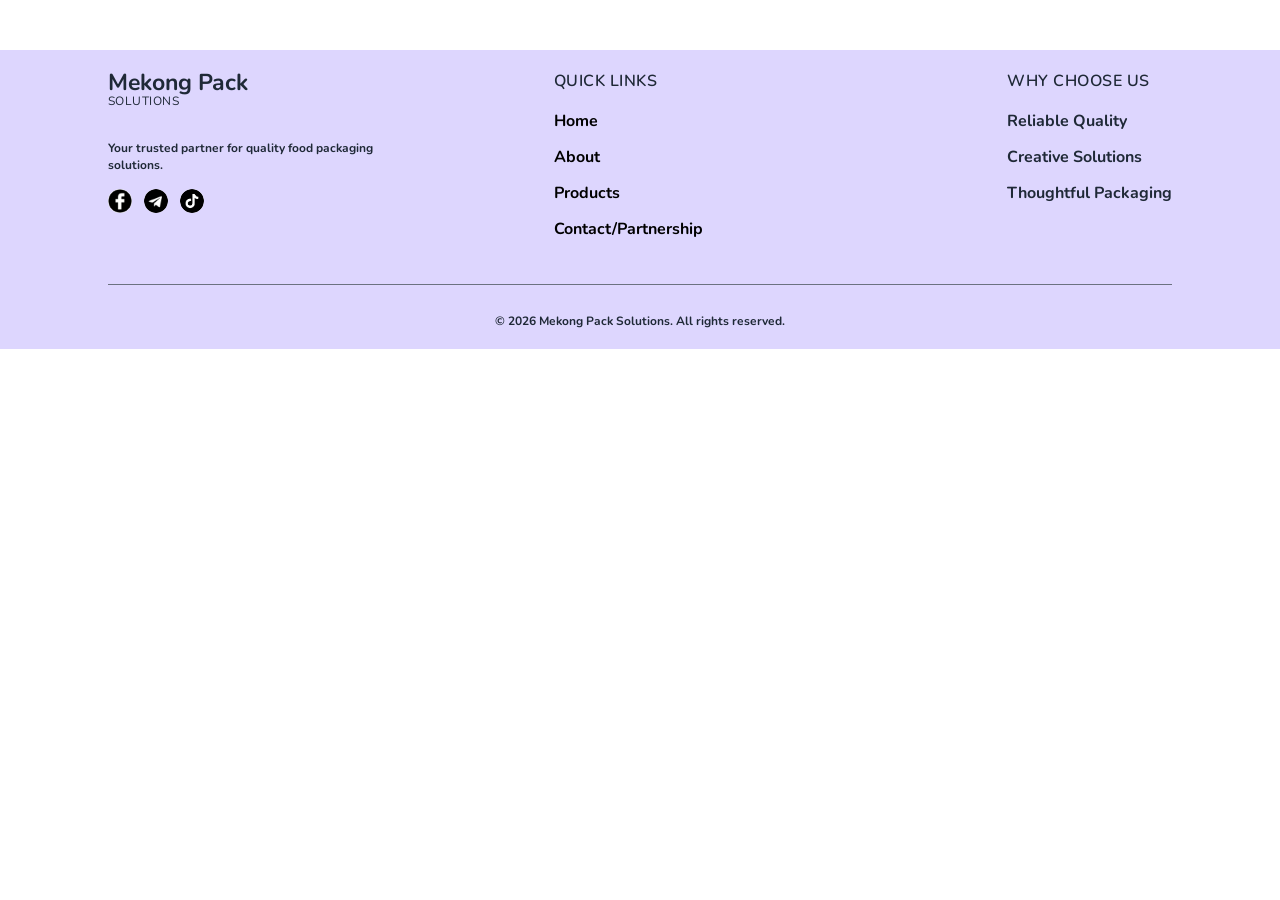
<file: components/footer.html>
<!DOCTYPE html>
<html lang="en">
<head>
    <meta charset="UTF-8">
    <meta name="viewport" content="width=device-width, initial-scale=1.0">
    <title>Header Component</title>
    <link rel="stylesheet" href="footer.css">
</head>
<body>
    <!--Header Section-->
    <header></header>
    <main></main>
    <!--Footer Section-->
    <footer>
         <p><span>Mekong Pack</span>SOLUTIONS</p>
         <div class="left-footer">
            <p>Your trusted partner for quality food packaging solutions.</p>
            <div class="icon-footer">
                <a href=""><img src="/images/Fb.jpg" alt="FaceBook"></a>
                <a href=""><img src="/images/Tele.jpg" alt="Telegram"></a>
                <a href=""><img src="/images/Tik.jpg" alt="TikTok"></a>
            </div>
         </div>

         <div class="middle-footer">
            <a href="index.html">Home</a>
            <a href="About.html">About</a>
            <a href="Products.html">Products</a>
            <a href="contact.html">Contact/Partnership</a>
         </div>

         <div class="right-footer">
            <span>WHY CHOOSE US</span>
            <p>Reliable Quality</p>
            <p>Creative Solutions</p>
            <p>Thoughtful Packaging</p>
         </div>

    </footer>
</body>
</html>
</file>
<file: style.css>
@import url("https://fonts.googleapis.com/css2?family=Inter:wght@400;500;600&family=Nunito:wght@400;600;700;800&display=swap");

:root {
    /* Brand colors */
    --primary: #7C3AED;
    --secondary: #A855F7;
    --pale-1: #DDD6FE;
    --pale-2: #F5F3FF;

    /* Shared colors */
    --text-main: #1F2937;
    --text-secondary: #6B7280;
    --white: #FFFFFF;
    --border: #E5E7EB;

    /* Fonts */
    --font-heading: "Nunito", sans-serif;
    --font-body: "Inter", sans-serif;

    /* Side padding: 120px on desktop, shrinks on smaller screens */
    --side-padding: clamp(16px, 8.4vw, 120px);
}

/* Big screens: content stays 1200px wide and centered */
@media (min-width: 1441px) {
    :root {
        --side-padding: calc((100vw - 1200px) / 2);
    }
}

* {
    margin: 0;
    padding: 0;
    box-sizing: border-box;
}

html {
    -webkit-text-size-adjust: 100%;
}

body {
    font-family: "Inter", sans-serif;
    color: #1F2937;
    background: #ffffff;
    overflow-x: hidden;
    scroll-behavior: smooth;
}

img {
    max-width: 100%;
    display: block;
}

/* Header */
header {
    position: sticky;
    top: 0;
    z-index: 100;
    display: flex;
    flex-wrap: wrap;
    align-items: center;
    justify-content: space-between;
    gap: 12px 24px;
    padding: 20px var(--side-padding);
    background: #DDD6FE;
    font-family: "Nunito", sans-serif;
    color: #1f2937;
}

/* Header logo */
header > p {
    order: 1;
    font-size: 11px;
    font-weight: 400;
    letter-spacing: 0.5px;
    line-height: 1;
}

header > p span {
    display: block;
    font-size: clamp(20px, 1.8vw, 26px);
    font-weight: 700;
    letter-spacing: 0;
    line-height: 1.1;
}

/* Nav links */
header nav {
    order: 2;
    display: flex;
    flex-wrap: wrap;
    align-items: center;
    gap: 12px clamp(20px, 3.4vw, 48px);
}

header nav a {
    position: relative;
    font-size: clamp(16px, 1.4vw, 20px);
    font-weight: 600;
    color: #1f2937;
    text-decoration: none;
    transition: color 0.2s;
}

header nav a::after {
    content: "";
    position: absolute;
    left: 0;
    bottom: -6px;
    width: 0;
    height: 2px;
    background: #000000;
    transition: width 0.25s;
}

header nav a:hover {
    color: #7C3AED;
}

header nav a:hover::after {
    width: 100%;
}

/* Header button */
.btn-header {
    order: 3;
    background: #A855F7;
    color: #ffffff;
    font-size: 16px;
    font-weight: 700;
    padding: 14px 24px;
    border-radius: 16px;
    cursor: pointer;
    transition: background 0.2s;
}

.btn-header a {
    text-decoration: none;
    font-size: clamp(14px, 1.4vw, 20px);
    color: #000000;
}

.btn-header:hover {
    background: #7C3AED;
}

.btn-header a:hover {
    color: white;
}

/* Header tablet (up to 900px) */
@media (max-width: 900px) {
    /* Logo and button on row 1, nav centered on row 2 */
    .btn-header {
        order: 2;
        padding: 10px 18px;
        border-radius: 12px;
    }

    header nav {
        order: 3;
        flex-basis: 100%;
        justify-content: center;
    }
}

/* Header mobile (up to 520px) */
@media (max-width: 520px) {
    header {
        padding-top: 14px;
        padding-bottom: 14px;
        row-gap: 10px;
    }

    .btn-header {
        padding: 9px 14px;
        border-radius: 10px;
    }

    header nav {
        gap: 12px 20px;
    }
}

/* Header small phones (up to 420px) */
@media (max-width: 420px) {
    header {
        gap: 10px 12px;
    }

    header > p span {
        font-size: 18px;
    }

    header nav {
        gap: 10px 18px;
    }

    header nav a {
        font-size: 15px;
    }

    .btn-header {
        padding: 8px 12px;
    }

    .btn-header a {
        font-size: 13px;
    }
}

/* Header phones turned sideways: header scrolls away to save space */
@media (max-height: 500px) and (orientation: landscape) {
    header {
        position: static;
    }
}

/* Hero */
.hero-section {
    display: flex;
    align-items: center;
    gap: clamp(24px, 4.2vw, 60px);
    padding: 20px var(--side-padding);
    background: #ffffff;
    margin-top: 50px;
}

.hero-section .left-con {
    flex: 1;
    min-width: 0;
    display: flex;
    flex-direction: column;
    align-items: flex-start;
    gap: 20px;
    font-family: "Nunito", sans-serif;
}

.hero-section .left-con span {
    font-size: clamp(14px, 1.3vw, 18px);
    font-weight: 600;
    letter-spacing: 0.3px;
    color: #1f2937;
}

.hero-section h1 {
    font-size: clamp(28px, 3.4vw, 48px);
    font-weight: 700;
    line-height: 1.25;
    color: #1f2937;
    overflow-wrap: break-word;
    text-wrap: balance;
}

.hero-section p {
    max-width: 560px;
    font-family: "Inter", sans-serif;
    font-size: clamp(14px, 1.1vw, 16px);
    font-weight: 400;
    line-height: 1.6;
    color: #6B7280;
}

/* Hero buttons */
.btn-hero {
    display: grid;
    grid-auto-flow: column;
    grid-auto-columns: 1fr;
    width: fit-content;
    gap: 16px 24px;
    margin-top: 12px;
}

.btn-explore,
.btn-contact-us {
    border-radius: 12px;
    cursor: pointer;
    transition: background 0.2s, border-color 0.2s;
}

.btn-explore a,
.btn-contact-us a {
    display: block;
    padding: 12px 24px;
    font-size: clamp(14px, 1.2vw, 18px);
    font-weight: 700;
    text-align: center;
    text-decoration: none;
    white-space: nowrap;
}

.btn-explore {
    background: #A855F7;
    border: 1px solid #A855F7;
}

.btn-explore a {
    color: #ffffff;
}

.btn-explore:hover {
    background: #7C3AED;
    border-color: #7C3AED;
}

.btn-contact-us {
    background: transparent;
    border: 1px solid #A855F7;
}

.btn-contact-us a {
    color: #1f2937;
}

.btn-contact-us:hover {
    background: #7C3AED;
}
.btn-contact-us a:hover{
    color: #FFFFFF;
}
/* Hero image */
.hero-section img {
    flex: 1;
    width: 100%;
    min-width: 0;
    aspect-ratio: 3 / 2;
    object-fit: cover;
    border-radius: 12px;
    background: #D9D9D9;
}

/* Hero small laptops (up to 1100px) */
@media (max-width: 1100px) {
    .hero-section {
        gap: 32px;
    }

    .hero-section .left-con {
        gap: 16px;
    }
}

/* Hero tablet (up to 900px) */
@media (max-width: 900px) {
    .hero-section {
        flex-direction: column;
        align-items: stretch;
        padding-top: 32px;
        padding-bottom: 32px;
        gap: 32px;
        margin-top: 32px;
    }

    .hero-section p {
        max-width: 100%;
    }

    .hero-section img {
        flex: none;
        aspect-ratio: 16 / 10;
    }
}

/* Hero mobile (up to 520px) */
@media (max-width: 520px) {
    .hero-section {
        padding-top: 24px;
        padding-bottom: 24px;
        gap: 24px;
        margin-top: 24px;
    }

    .btn-hero {
        width: 100%;
        gap: 12px;
    }

    .btn-explore a,
    .btn-contact-us a {
        padding: 12px 12px;
    }
}

/* Hero small phones (up to 360px) */
@media (max-width: 360px) {
    .hero-section h1 {
        font-size: 26px;
    }

    .btn-hero {
        grid-auto-flow: row;
    }
}

/* Hero phones turned sideways */
@media (max-height: 500px) and (orientation: landscape) and (max-width: 900px) {
    .hero-section {
        flex-direction: row;
        align-items: center;
        padding-top: 20px;
        padding-bottom: 20px;
        gap: 24px;
    }

    .hero-section img {
        flex: 1;
        aspect-ratio: 3 / 2;
    }
}

/* Show products */
.container-show-products {
    display: grid;
    grid-template-columns: 1fr 1fr;
    column-gap: clamp(16px, 8vw, 120px);
    row-gap: 32px;
    padding: 20px var(--side-padding);
    background: #ffffff;
    font-family: "Inter", sans-serif;
    margin-top: 50px;
}

/* Top part: title, explore link, subtitle, search */
.container-products {
    grid-column: 1 / -1;
    display: grid;
    grid-template-columns: 1fr auto;
    grid-template-areas:
        "title  explore"
        "sub    sub"
        "search search";
    align-items: center;
    row-gap: 6px;
}

.container-products > span {
    grid-area: title;
    font-family: "Nunito", sans-serif;
    font-size: clamp(22px, 2.2vw, 30px);
    font-weight: 700;
    line-height: 1.2;
    color: #1f2937;
}

.container-products > a {
    grid-area: explore;
}

.container-products > p {
    grid-area: sub;
    font-size: clamp(12px, 1vw, 14px);
    color: #6B7280;
}

/* Search input: icons are drawn inside the input */
.container-products > input {
    grid-area: search;
    justify-self: start;
    width: 45%;
    min-width: 260px;
    height: 44px;
    margin-top: 12px;
    padding: 0 48px;
    border: 1px solid #A855F7;
    border-radius: 999px;
    outline: none;
    font-family: "Inter", sans-serif;
    font-size: 14px;
    color: #1f2937;
    background-color: #ffffff;
    background-image:
        url("data:image/svg+xml,%3Csvg xmlns='http://www.w3.org/2000/svg' viewBox='0 0 24 24' fill='none' stroke='%23A855F7' stroke-width='2' stroke-linecap='round' stroke-linejoin='round'%3E%3Ccircle cx='11' cy='11' r='7'/%3E%3Cpath d='M16.5 16.5L21 21'/%3E%3C/svg%3E"),
        url("data:image/svg+xml,%3Csvg xmlns='http://www.w3.org/2000/svg' viewBox='0 0 24 24' fill='none' stroke='%23A855F7' stroke-width='2' stroke-linecap='round' stroke-linejoin='round'%3E%3Cpath d='M4 7h9M17 7h3M4 17h3M11 17h9'/%3E%3Ccircle cx='15' cy='7' r='2'/%3E%3Ccircle cx='9' cy='17' r='2'/%3E%3C/svg%3E");
    background-repeat: no-repeat, no-repeat;
    background-position: left 16px center, right 16px center;
    background-size: 20px 20px, 20px 20px;
    transition: box-shadow 0.2s;
}

.container-products > input::placeholder {
    color: #6B7280;
}

.container-products > input:focus {
    box-shadow: 0 0 0 3px #DDD6FE;
}

/* Explore links (all sections) */
.container-show-products a {
    width: fit-content;
    color: #A855F7;
    text-decoration: none;
    transition: color 0.2s;
}

.container-show-products a p {
    display: inline-flex;
    align-items: center;
    gap: 6px;
    margin: 0;
    font-family: "Nunito", sans-serif;
    font-size: clamp(14px, 1.1vw, 16px);
    font-weight: 700;
    color: inherit;
}

.container-show-products a i {
    font-size: 0.85em;
    transition: transform 0.2s;
}

.container-show-products a:hover {
    color: #7C3AED;
}

.container-show-products a:hover i {
    transform: translateX(4px);
}

/* Big picture block */
.container-pic-product {
    grid-column: 1 / -1;
    display: flex;
    flex-direction: column;
    align-items: center;
    gap: 24px;
    margin-bottom: 64px;
    padding: 48px;
    background: #F5F3FF;
    border-radius: 8px;
}

.container-pic-product > img {
    width: min(100%, 760px);
    aspect-ratio: 5 / 3;
    object-fit: cover;
    border-radius: 8px;
    background: #D9D9D9;
}

.container-title-product {
    position: relative;
    width: min(100%, 760px);
    padding: 20px 72px 20px 24px;
    background: #ffffff;
    border-radius: 16px;
}

.container-title-product h5 {
    font-family: "Nunito", sans-serif;
    font-size: 14px;
    font-weight: 600;
    color: #A855F7;
}

.container-title-product h3 {
    margin-top: 6px;
    margin-bottom: 4px;
    font-family: "Nunito", sans-serif;
    font-size: clamp(22px, 2.2vw, 30px);
    font-weight: 700;
    line-height: 1.2;
    color: #1f2937;
}

.container-title-product > p {
    margin-bottom: 14px;
    font-size: 12px;
    color: #6B7280;
}

/* Round arrow button */
.circle-btn {
    position: absolute;
    right: 20px;
    bottom: 20px;
    display: grid;
    place-items: center;
    width: 32px;
    height: 32px;
    border-radius: 50%;
    background: #A855F7;
    color: #ffffff;
    font-size: 12px;
    cursor: pointer;
    transition: background 0.2s;
}

.circle-btn i {
    transform: rotate(-45deg);
}

.circle-btn:hover {
    background: #7C3AED;
}

/* Product cards */
.box-list {
    min-width: 0;
    overflow: hidden;
    padding-bottom: 24px;
    background: #ffffff;
    border: 1px solid #9CA3AF;
    border-radius: 16px;
    transition: box-shadow 0.2s, transform 0.2s;
}

.box-list:hover {
    box-shadow: 0 8px 20px rgba(124, 58, 237, 0.15);
    transform: translateY(-4px);
}

.box-list > img {
    width: 100%;
    aspect-ratio: 3 / 2;
    object-fit: cover;
    margin-bottom: 20px;
    background: #F3F4F6;
}

.box-list > :not(img) {
    margin-inline: 24px;
}

.box-list h5 {
    font-family: "Nunito", sans-serif;
    font-size: 14px;
    font-weight: 600;
    color: #A855F7;
}

.box-list h3 {
    margin-top: 6px;
    margin-bottom: 4px;
    font-family: "Nunito", sans-serif;
    font-size: clamp(18px, 1.8vw, 24px);
    font-weight: 700;
    line-height: 1.25;
    color: #1f2937;
}

.box-list > p {
    margin-bottom: 14px;
    font-size: 12px;
    color: #6B7280;
}

/* Show products tablet (up to 900px) */
@media (max-width: 900px) {
    .container-show-products {
        column-gap: 20px;
        margin-top: 32px;
    }

    .container-pic-product {
        margin-bottom: 40px;
        padding: 32px 24px;
    }

    .box-list > :not(img) {
        margin-inline: 16px;
    }
}

/* Show products small tablet (up to 768px) */
@media (max-width: 768px) {
    .container-products > input {
        width: 100%;
    }
}

/* Show products mobile (up to 520px) */
@media (max-width: 520px) {
    .container-show-products {
        column-gap: 12px;
        row-gap: 20px;
        margin-top: 24px;
    }

    .container-pic-product {
        margin-bottom: 24px;
        padding: 16px;
        gap: 16px;
    }

    .container-pic-product > img {
        aspect-ratio: 16 / 9;
    }

    .container-title-product {
        padding: 16px 56px 16px 16px;
    }

    .circle-btn {
        right: 14px;
        bottom: 14px;
        width: 28px;
        height: 28px;
    }

    .box-list {
        padding-bottom: 16px;
    }

    .box-list > img {
        margin-bottom: 14px;
    }

    .box-list > :not(img) {
        margin-inline: 12px;
    }

    .box-list h5 {
        font-size: 12px;
    }

    .box-list > p {
        font-size: 11px;
        margin-bottom: 10px;
    }
}
/* Growing community */
.container-growing {
    --u: clamp(0.45px, 0.07vw, 1px);
    display: grid;
    grid-template-columns: 1fr 1fr;
    column-gap: clamp(16px, 3vw, 40px);
    padding: 20px var(--side-padding);
    background: #ffffff;
    font-family: "Inter", sans-serif;
    margin-top: 50px;
}

/* Title, subtitle and round icon */
.container-growing > h3 {
    grid-column: 1;
    grid-row: 1;
    font-family: "Nunito", sans-serif;
    font-size: clamp(22px, 2.2vw, 30px);
    font-weight: 700;
    line-height: 1.2;
    color: #1f2937;
}

.container-growing > p {
    grid-column: 1;
    grid-row: 2;
    margin-top: 4px;
    font-size: clamp(12px, 1vw, 14px);
    color: #6B7280;
}

.btn-growing {
    grid-column: 2;
    grid-row: 1 / span 2;
    justify-self: end;
    align-self: start;
    display: grid;
    place-items: center;
    width: 40px;
    height: 40px;
    border-radius: 10px;
    background: #DDD6FE;
    color: #7C3AED;
    font-size: 14px;
    cursor: pointer;
    transition: background 0.2s, color 0.2s;
}

.btn-growing i {
    transform: rotate(-45deg);
}

.btn-growing:hover {
    background: #7C3AED;
    color: #ffffff;
}

/* Big purple card */
.container-total {
    grid-column: 1 / -1;
    margin-top: 24px;
    padding: clamp(20px, 3vw, 40px);
    background: #7C3AED;
    border-radius: 20px;
    color: #ffffff;
}

.container-total h5 {
    display: flex;
    align-items: center;
    gap: 10px;
    font-family: "Nunito", sans-serif;
    font-size: clamp(15px, 1.4vw, 18px);
    font-weight: 600;
}

.container-total h5::before {
    content: "\f500";
    font-family: "Font Awesome 6 Free";
    font-weight: 900;
    font-size: 0.95em;
}

.container-total h3 {
    margin-top: 16px;
    font-family: "Nunito", sans-serif;
    font-size: clamp(30px, 3.4vw, 48px);
    font-weight: 700;
    line-height: 1.1;
}

.container-total p {
    margin-top: 28px;
    font-size: 12px;
    color: rgba(255, 255, 255, 0.9);
}

/* Pale shapes at the bottom of the purple card */
.shapes-container {
    display: flex;
    align-items: flex-end;
    gap: clamp(6px, 1.2vw, 17px);
    margin-top: 24px;
}

.shapes-container > div {
    background: #DDD6FE;
    border-radius: calc(var(--u) * 20);
}

.shape1 {
    flex: 80 1 0;
    height: calc(var(--u) * 24);
}

.shape2 {
    flex: 80 1 0;
    height: calc(var(--u) * 33);
}

.shape3 {
    flex: 90 1 0;
    height: calc(var(--u) * 22);
}

.shape4 {
    flex: 100 1 0;
    height: calc(var(--u) * 43);
}

.shape5 {
    flex: 107 1 0;
    height: calc(var(--u) * 33);
}

.shape6 {
    flex: 160 1 0;
    height: calc(var(--u) * 52);
}

.shape7 {
    flex: 160 1 0;
    height: calc(var(--u) * 33);
}

.shape8 {
    flex: 134 1 0;
    height: calc(var(--u) * 84);
    border-radius: calc(var(--u) * 16);
}

/* Two small cards */
.container-growing-bottom {
    margin-top: 24px;
    min-width: 0;
}

.box-growing {
    height: 100%;
    padding: clamp(20px, 2.8vw, 40px);
    background: #F5F3FF;
    border-radius: 20px;
}

.box-growing h3:first-of-type {
    margin-top: 16px;
    font-family: "Inter", sans-serif;
    font-size: clamp(16px, 1.4vw, 20px);
    font-weight: 700;
    color: #1f2937;
}

.box-growing h3:nth-of-type(2) {
    margin-top: 12px;
    font-family: "Nunito", sans-serif;
    font-size: clamp(18px, 1.8vw, 24px);
    font-weight: 700;
    color: #1f2937;
}

.box-growing p {
    margin-top: 14px;
    font-size: 12px;
    color: #6B7280;
}

/* Icon boxes (icons are added with CSS) */
.btn-icon-eyes,
.btn-icon-photo,
.btn-icon-box {
    display: grid;
    place-items: center;
    width: 32px;
    height: 32px;
    border-radius: 8px;
    background: #DDD6FE;
    color: #7C3AED;
    font-size: 14px;
}

.btn-icon-eyes::before,
.btn-icon-photo::before,
.btn-icon-box::before {
    font-family: "Font Awesome 6 Free";
    font-weight: 900;
}

.btn-icon-eyes::before {
    content: "\f06e";
}

.btn-icon-photo::before {
    content: "\f03e";
}

.btn-icon-box::before {
    content: "\f1b2";
}

/* Last card: products listed */
.containter-last {
    grid-column: 1 / -1;
    margin-top: 24px;
    padding: clamp(20px, 2.8vw, 36px) clamp(20px, 3vw, 40px);
    background: #F5F3FF;
    border-radius: 20px;
}

.last-container-left {
    display: grid;
    grid-template-columns: auto 1fr auto;
    grid-template-areas:
        "icon title num"
        "icon sub   num";
    column-gap: 16px;
    align-items: center;
}

.last-container-left .btn-icon-box {
    grid-area: icon;
}

.last-container-left h3 {
    grid-area: title;
    align-self: end;
    font-family: "Nunito", sans-serif;
    font-size: clamp(16px, 1.4vw, 20px);
    font-weight: 700;
    color: #1f2937;
}

.last-container-left p {
    grid-area: sub;
    align-self: start;
    font-size: 11px;
    color: #6B7280;
}

.last-container-left h2 {
    grid-area: num;
    font-family: "Nunito", sans-serif;
    font-size: clamp(24px, 2.6vw, 36px);
    font-weight: 700;
    color: #7C3AED;
}

/* Progress line */
.line-container {
    position: relative;
    margin-top: 20px;
}

.shape-1,
.shape-2 {
    height: 8px;
    border-radius: 999px;
}

.shape-1 {
    background: #DDD6FE;
}

.shape-2 {
    position: absolute;
    top: 0;
    left: 0;
    width: 78%;
    background: #7C3AED;
}

/* Growing tablet (up to 900px) */
@media (max-width: 900px) {
    .container-growing {
        margin-top: 32px;
    }
}

/* Growing mobile (up to 600px) */
@media (max-width: 600px) {
    .container-growing {
        grid-template-columns: 1fr auto;
    }

    .container-growing-bottom {
        grid-column: 1 / -1;
        margin-top: 16px;
    }

    .container-total,
    .containter-last {
        margin-top: 16px;
        border-radius: 16px;
    }

    .box-growing {
        border-radius: 16px;
    }

    .container-total p {
        margin-top: 20px;
    }

    .btn-growing {
        width: 36px;
        height: 36px;
    }
}

/* Growing small phones (up to 520px) */
@media (max-width: 520px) {
    .container-growing {
        margin-top: 24px;
    }
}

/* Footer */
footer {
    display: grid;
    grid-template-columns: 1.4fr 1fr auto;
    grid-template-areas:
        "logo quick why"
        "info quick why"
        "copy copy  copy";
    column-gap: clamp(24px, 4vw, 60px);
    row-gap: 12px;
    align-items: start;
    padding: 20px var(--side-padding);
    background: #DDD6FE;
    font-family: "Nunito", sans-serif;
    color: #1f2937;
    margin-top: 50px;
}

/* Footer logo */
footer > p {
    grid-area: logo;
    font-size: 12px;
    font-weight: 400;
    letter-spacing: 0.5px;
    line-height: 1;
}

footer > p span {
    display: block;
    font-size: clamp(20px, 1.8vw, 26px);
    font-weight: 700;
    letter-spacing: 0;
    line-height: 1.1;
}

/* Left column: tagline and social icons */
.left-footer {
    grid-area: info;
    min-width: 0;
}

.left-footer > p {
    max-width: 280px;
    font-size: 12px;
    font-weight: 700;
    line-height: 1.4;
}

.icon-footer {
    display: flex;
    align-items: center;
    gap: 12px;
    margin-top: 16px;
}

.icon-footer img {
    width: 24px;
    height: 24px;
    object-fit: fill;
    border-radius: 100%;
}

/* Middle column: quick links */
.middle-footer {
    grid-area: quick;
    min-width: 0;
    display: flex;
    flex-direction: column;
    gap: 14px;
    margin-left: -70px;
}

.middle-footer::before {
    content: "QUICK LINKS";
    margin-bottom: 4px;
    font-size: 16px;
    font-weight: 600;
    letter-spacing: 0.5px;
}

.middle-footer a {
    position: relative;
    width: fit-content;
    font-size: 16px;
    font-weight: 700;
    color: #000000;
    text-decoration: none;
    transition: color 0.2s;
}

.middle-footer a::after {
    content: "";
    position: absolute;
    left: 0;
    bottom: -4px;
    width: 0;
    height: 2px;
    background: #000000;
    transition: width 0.25s;
}

.middle-footer a:hover {
    color: #7C3AED;
}

.middle-footer a:hover::after {
    width: 100%;
}

/* Right column: why choose us, ends at the same right edge as the header button */
.right-footer {
    grid-area: why;
    justify-self: end;
    display: flex;
    flex-direction: column;
    gap: 14px;
}

.right-footer span {
    margin-bottom: 4px;
    font-size: 16px;
    font-weight: 600;
    letter-spacing: 0.5px;
}

.right-footer p {
    font-size: 16px;
    font-weight: 700;
}

/* Divider and copyright */
footer::after {
    content: "© 2026 Mekong Pack Solutions. All rights reserved.";
    grid-area: copy;
    margin-top: 32px;
    padding-top: 28px;
    border-top: 1px solid #6B7280;
    text-align: center;
    font-size: 12px;
    font-weight: 700;
}

/* Footer small laptops (up to 1000px): Quick Links no longer overlaps the tagline */
@media (max-width: 1000px) {
    .middle-footer {
        margin-left: 0;
    }
}

/* Footer tablet (up to 900px) */
@media (max-width: 900px) {
    footer {
        grid-template-columns: 1fr 1fr;
        grid-template-areas:
            "logo  logo"
            "info  info"
            "quick why"
            "copy  copy";
        column-gap: 24px;
        row-gap: 20px;
        padding-top: 28px;
        padding-bottom: 20px;
        margin-top: 32px;
    }

    .middle-footer {
        margin-left: 0;
    }

    .right-footer {
        justify-self: start;
    }

    .left-footer > p {
        max-width: 360px;
    }

    footer::after {
        margin-top: 12px;
        padding-top: 20px;
        font-size: 14px;
    }
}

/* Footer mobile (up to 520px) */
@media (max-width: 520px) {
    footer {
        grid-template-columns: 1fr;
        grid-template-areas:
            "logo"
            "info"
            "quick"
            "why"
            "copy";
        row-gap: 24px;
        margin-top: 24px;
    }

    .left-footer > p,
    .middle-footer::before,
    .middle-footer a,
    .right-footer span,
    .right-footer p {
        font-size: 18px;
    }

    .icon-footer img {
        width: 36px;
        height: 36px;
    }

    footer::after {
        font-size: 13px;
    }
}
</file>
<file: animation.css>
/* ===== Animations for Mekong Pack Solutions =====
   Load this AFTER style.css */

/* ---------- Keyframes ---------- */
@keyframes slide-from-left {
    from { opacity: 0; transform: translateX(-80px); }
    to   { opacity: 1; transform: translateX(0); }
}

@keyframes slide-from-right {
    from { opacity: 0; transform: translateX(80px); }
    to   { opacity: 1; transform: translateX(0); }
}

@keyframes slide-from-top {
    from { opacity: 0; transform: translateY(-40px); }
    to   { opacity: 1; transform: translateY(0); }
}

@keyframes slide-from-bottom {
    from { opacity: 0; transform: translateY(50px); }
    to   { opacity: 1; transform: translateY(0); }
}

@keyframes grow-up {
    from { transform: scaleY(0); }
    to   { transform: scaleY(1); }
}

@keyframes grow-bar {
    from { transform: scaleX(0); }
    to   { transform: scaleX(1); }
}

@keyframes float-soft {
    0%, 100% { transform: translateY(0); }
    50%      { transform: translateY(-10px); }
}

/* ---------- On page load ---------- */
/* "backwards" fill: after the animation ends, normal styles (like hover) work again */
header {
    animation: slide-from-top 0.7s ease-out backwards;
}

.hero-section .left-con > * {
    animation: slide-from-left 0.9s ease-out backwards;
}
.hero-section .left-con > *:nth-child(1) { animation-delay: 0.15s; }
.hero-section .left-con > *:nth-child(2) { animation-delay: 0.30s; }
.hero-section .left-con > *:nth-child(3) { animation-delay: 0.45s; }
.hero-section .left-con > *:nth-child(4) { animation-delay: 0.60s; }

.hero-section img {
    animation: slide-from-right 1s ease-out 0.25s backwards;
}

/* ---------- On scroll (JS adds .is-visible) ---------- */
.reveal {
    opacity: 0;
}

.reveal.is-visible {
    opacity: 1;
    animation-duration: 0.9s;
    animation-timing-function: ease-out;
    animation-fill-mode: backwards;
    animation-delay: var(--delay, 0s);
}

.reveal-left.is-visible   { animation-name: slide-from-left; }
.reveal-right.is-visible  { animation-name: slide-from-right; }
.reveal-up.is-visible     { animation-name: slide-from-bottom; }

/* Bars in the purple card grow up, one after another */
.shapes-container > div {
    transform-origin: bottom;
}
.container-total.is-visible .shapes-container > div {
    animation: grow-up 0.8s ease-out backwards;
}
.container-total.is-visible .shape1 { animation-delay: 0.10s; }
.container-total.is-visible .shape2 { animation-delay: 0.20s; }
.container-total.is-visible .shape3 { animation-delay: 0.30s; }
.container-total.is-visible .shape4 { animation-delay: 0.40s; }
.container-total.is-visible .shape5 { animation-delay: 0.50s; }
.container-total.is-visible .shape6 { animation-delay: 0.60s; }
.container-total.is-visible .shape7 { animation-delay: 0.70s; }
.container-total.is-visible .shape8 { animation-delay: 0.80s; }

/* Progress line fills */
.shape-2 {
    transform-origin: left;
}
.containter-last.is-visible .shape-2 {
    animation: grow-bar 1.2s ease-out 0.4s backwards;
}

/* Big product picture gently floats */
.container-pic-product > img {
    animation: float-soft 5s ease-in-out infinite;
}

/* ---------- Nav: underline stays on the clicked link ---------- */
header nav a.active {
    color: #7C3AED !important;
}

header nav a.active::after {
    width: 100% !important;
    transform-origin: left;
    animation: grow-bar 0.45s ease-out;
}

/* ---------- About page: intro text slides in on load ---------- */
.about-text > * {
    animation: slide-from-left 0.9s ease-out backwards;
}
.about-text > *:nth-child(1) { animation-delay: 0.15s; }
.about-text > *:nth-child(2) { animation-delay: 0.30s; }
.about-text > *:nth-child(3) { animation-delay: 0.45s; }
.about-text > *:nth-child(4) { animation-delay: 0.55s; }
.about-text > *:nth-child(5) { animation-delay: 0.65s; }
.about-text > *:nth-child(6) { animation-delay: 0.75s; }

/* ---------- Respect "reduce motion" settings ---------- */
@media (prefers-reduced-motion: reduce) {
    *, *::before, *::after {
        animation: none !important;
        transition: none !important;
    }
    .reveal {
        opacity: 1;
    }
}
/* ===== Animations for Mekong Pack Solutions =====
   Load this AFTER style.css */

/* ---------- Keyframes ---------- */
@keyframes slide-from-left {
    from { opacity: 0; transform: translateX(-80px); }
    to   { opacity: 1; transform: translateX(0); }
}

@keyframes slide-from-right {
    from { opacity: 0; transform: translateX(80px); }
    to   { opacity: 1; transform: translateX(0); }
}

@keyframes slide-from-top {
    from { opacity: 0; transform: translateY(-40px); }
    to   { opacity: 1; transform: translateY(0); }
}

@keyframes slide-from-bottom {
    from { opacity: 0; transform: translateY(50px); }
    to   { opacity: 1; transform: translateY(0); }
}

@keyframes grow-up {
    from { transform: scaleY(0); }
    to   { transform: scaleY(1); }
}

@keyframes grow-bar {
    from { transform: scaleX(0); }
    to   { transform: scaleX(1); }
}

@keyframes float-soft {
    0%, 100% { transform: translateY(0); }
    50%      { transform: translateY(-10px); }
}

/* ---------- On page load ---------- */
/* "backwards" fill: after the animation ends, normal styles (like hover) work again */
header {
    animation: slide-from-top 0.7s ease-out backwards;
}

.hero-section .left-con > * {
    animation: slide-from-left 0.9s ease-out backwards;
}
.hero-section .left-con > *:nth-child(1) { animation-delay: 0.15s; }
.hero-section .left-con > *:nth-child(2) { animation-delay: 0.30s; }
.hero-section .left-con > *:nth-child(3) { animation-delay: 0.45s; }
.hero-section .left-con > *:nth-child(4) { animation-delay: 0.60s; }

.hero-section img {
    animation: slide-from-right 1s ease-out 0.25s backwards;
}

/* ---------- On scroll (JS adds .is-visible) ---------- */
.reveal {
    opacity: 0;
}

.reveal.is-visible {
    opacity: 1;
    animation-duration: 0.9s;
    animation-timing-function: ease-out;
    animation-fill-mode: backwards;
    animation-delay: var(--delay, 0s);
}

.reveal-left.is-visible   { animation-name: slide-from-left; }
.reveal-right.is-visible  { animation-name: slide-from-right; }
.reveal-up.is-visible     { animation-name: slide-from-bottom; }

/* Bars in the purple card grow up, one after another */
.shapes-container > div {
    transform-origin: bottom;
}
.container-total.is-visible .shapes-container > div {
    animation: grow-up 0.8s ease-out backwards;
}
.container-total.is-visible .shape1 { animation-delay: 0.10s; }
.container-total.is-visible .shape2 { animation-delay: 0.20s; }
.container-total.is-visible .shape3 { animation-delay: 0.30s; }
.container-total.is-visible .shape4 { animation-delay: 0.40s; }
.container-total.is-visible .shape5 { animation-delay: 0.50s; }
.container-total.is-visible .shape6 { animation-delay: 0.60s; }
.container-total.is-visible .shape7 { animation-delay: 0.70s; }
.container-total.is-visible .shape8 { animation-delay: 0.80s; }

/* Progress line fills */
.shape-2 {
    transform-origin: left;
}
.containter-last.is-visible .shape-2 {
    animation: grow-bar 1.2s ease-out 0.4s backwards;
}

/* Big product picture gently floats */
.container-pic-product > img {
    animation: float-soft 5s ease-in-out infinite;
}

/* ---------- Nav: underline stays on the clicked link ---------- */
header nav a.active {
    color: #7C3AED !important;
}

header nav a.active::after {
    width: 100% !important;
    transform-origin: left;
    animation: grow-bar 0.45s ease-out;
}

/* ---------- About page: intro text slides in on load ---------- */
.about-text > * {
    animation: slide-from-left 0.9s ease-out backwards;
}
.about-text > *:nth-child(1) { animation-delay: 0.15s; }
.about-text > *:nth-child(2) { animation-delay: 0.30s; }
.about-text > *:nth-child(3) { animation-delay: 0.45s; }
.about-text > *:nth-child(4) { animation-delay: 0.55s; }
.about-text > *:nth-child(5) { animation-delay: 0.65s; }
.about-text > *:nth-child(6) { animation-delay: 0.75s; }

/* ---------- Contact page ---------- */
/* Intro band slides in on load */
.hero > * {
    animation: slide-from-left 0.9s ease-out backwards;
}
.hero > *:nth-child(1) { animation-delay: 0.15s; }
.hero > *:nth-child(2) { animation-delay: 0.30s; }
.hero > *:nth-child(3) { animation-delay: 0.45s; }

/* Form fields and buttons react smoothly */
.form-group input,
.form-group textarea {
    transition: border-color 0.2s, box-shadow 0.2s;
}
.form-group input:focus,
.form-group textarea:focus {
    box-shadow: 0 0 0 3px #DDD6FE;
}
.submit-btn {
    transition: background 0.2s, transform 0.2s;
}
.submit-btn:hover {
    transform: translateY(-2px);
}

/* Contact/Partnership button: stays highlighted on the contact page */
.btn-header a {
    position: relative;
}
.btn-header.active {
    background: #7C3AED;
}
.btn-header.active a::after {
    content: "";
    position: absolute;
    left: 0;
    right: 0;
    bottom: -4px;
    height: 2px;
    background: #ffffff;
    transform-origin: left;
    animation: grow-bar 0.45s ease-out;
}

/* ---------- Respect "reduce motion" settings ---------- */
@media (prefers-reduced-motion: reduce) {
    *, *::before, *::after {
        animation: none !important;
        transition: none !important;
    }
    .reveal {
        opacity: 1;
    }
}
</file>
<file: about.css>
@import url("https://fonts.googleapis.com/css2?family=Inter:wght@400;500;600&family=Nunito:wght@400;600;700;800&display=swap");

:root {
--primary: #7C3AED;
--secondary: #A855F7;
--pale-1: #DDD6FE;
--pale-2: #F5F3FF;

--text-main: #1F2937;
--text-secondary: #6B7280;
--white: #FFFFFF;
--border: #E5E7EB;

--font-heading: "Nunito", sans-serif;
--font-body: "Inter", sans-serif;

/* Side padding: 120px on desktop, shrinks on smaller screens */
--side-padding: clamp(16px, 8.4vw, 120px);
}

@media (min-width: 1441px) {
:root {
--side-padding: calc((100vw - 1200px) / 2);
}
}

* {
margin: 0;
padding: 0;
box-sizing: border-box;
}

html {
-webkit-text-size-adjust: 100%;
scroll-behavior: smooth;
}

body {
font-family: var(--font-body);
color: var(--text-main);
background: #ffffff;
overflow-x: hidden;
}

img {
max-width: 100%;
display: block;
}


/* ---------- Header ---------- */
header {
position: sticky;
top: 0;
z-index: 100;
display: flex;
flex-wrap: wrap;
align-items: center;
justify-content: space-between;
gap: 12px 24px;
padding: 20px var(--side-padding);
background: var(--pale-1);
font-family: var(--font-heading);
color: var(--text-main);
}

header>p {
order: 1;
font-size: 11px;
font-weight: 400;
letter-spacing: 0.5px;
line-height: 1;
}

header>p span {
display: block;
font-size: clamp(20px, 1.8vw, 26px);
font-weight: 700;
letter-spacing: 0;
line-height: 1.1;
}

header nav {
order: 2;
display: flex;
flex-wrap: wrap;
align-items: center;
gap: 12px clamp(20px, 3.4vw, 48px);
}

header nav a {
position: relative;
font-size: clamp(16px, 1.4vw, 20px);
font-weight: 600;
color: var(--text-main);
text-decoration: none;
transition: color 0.2s;
}

header nav a::after {
content: "";
position: absolute;
left: 0;
bottom: -6px;
width: 0;
height: 2px;
background: #000000;
transition: width 0.25s;
}

header nav a:hover {
color: var(--primary);
}

header nav a:hover::after {
width: 100%;
}

.btn-header {
order: 3;
background: var(--secondary);
color: #ffffff;
font-size: 16px;
font-weight: 700;
padding: 14px 24px;
border-radius: 16px;
cursor: pointer;
transition: background 0.2s;
}

.btn-header a {
text-decoration: none;
color: #ffffff;
font-size: clamp(14px, 1.4vw, 20px);
}

.btn-header:hover {
background: var(--primary);
}

@media (max-width: 900px) {
.btn-header {
order: 2;
padding: 10px 18px;
border-radius: 12px;
}

header nav {
order: 3;
flex-basis: 100%;
justify-content: center;
}
}

@media (max-width: 520px) {
header {
padding-top: 14px;
padding-bottom: 14px;
row-gap: 10px;
}

.btn-header {
padding: 9px 14px;
border-radius: 10px;
}

header nav {
gap: 12px 20px;
}
}

@media (max-width: 420px) {
header {
gap: 10px 12px;
}

header>p span {
font-size: 18px;
}

header nav {
gap: 10px 18px;
}

header nav a {
font-size: 15px;
}

.btn-header {
padding: 8px 12px;
}

.btn-header a {
font-size: 13px;
}
}

@media (max-height: 500px) and (orientation: landscape) {
header {
position: static;
}
}


/* ---------- Hero ---------- */
.about-section {
width: 100%;
}

.about-image {
width: 100%;
min-height: 350px;
background-image: url(images/image_no_logo\ \(1\).png);
background-size: cover;
background-position: center;
}

/* bottom padding reduced so the button sits right under the text */
.about-text {
padding: 70px var(--side-padding) 24px;
}

/* line breaks only on desktop, text wraps naturally on small screens */
@media (max-width: 900px) {
.br-desktop {
display: none;
}
}


/* ---------- What we offer ---------- */
.label {
display: flex;
align-items: center;
justify-content: center;
gap: 12px;
font-size: 16px;
font-weight: 600;
margin: 60px var(--side-padding) 30px;
}

.label::before,
.label::after {
content: "";
flex: 1;
height: 1px;
background: #111;
}

.about-section>h2 {
font-size: 28px;
margin: 0 var(--side-padding) 40px;
text-align: center;
}

.cards {
display: flex;
justify-content: center;
gap: 30px;
margin: 0 var(--side-padding);
}
.card {
flex: 1;
min-width: 0;
background: var(--pale-2);
border-radius: 8px;
padding: 28px 24px;
display: flex;
flex-direction: column;
align-items: center;
text-align: center;
box-shadow: 0 4px 6px rgba(0, 0, 0, 0.1);
transition: transform 0.2s, box-shadow 0.2s;
}

.card i {
font-size: 24px;
color: var(--primary);
margin-bottom: 14px;
}

.card h3 {
font-size: 18px;
margin-bottom: 14px;
}

.card p {
font-size: 12px;
line-height: 1.6;
color: #666;
text-align: left;
}

.icon {
width: 35px;
height: 35px;
}


/* ---------- Hero buttons ---------- */
/* padding (not margin) gives the button the same left edge as the text */
.btn-hero {
display: grid;
grid-auto-flow: column;
grid-auto-columns: 1fr;
width: fit-content;
gap: 16px 24px;
padding: 0 var(--side-padding) 70px;
}

.btn-explore,
.btn-contact-us {
border-radius: 12px;
cursor: pointer;
transition: background 0.2s, border-color 0.2s;
}

.btn-explore a,
.btn-contact-us a {
display: block;
padding: 12px 24px;
font-size: clamp(14px, 1.2vw, 18px);
font-weight: 700;
text-align: center;
text-decoration: none;
white-space: nowrap;
}

.btn-explore {
background: #A855F7;
border: 1px solid #A855F7;
}

.btn-explore a {
color: #ffffff;
}

.btn-explore:hover {
background: #7C3AED;
border-color: #7C3AED;
}

.btn-contact-us {
background: transparent;
border: 1px solid #A855F7;
}

.btn-contact-us a {
color: #1f2937;
}

.btn-contact-us:hover {
background: #7C3AED;
}

.btn-contact-us a:hover {
color: #FFFFFF;
}


/* ---------- Who we serve ---------- */
.who-serve {
margin: 50px var(--side-padding);
font-family: var(--font-body);
}

.serve-top {
display: flex;
justify-content: space-between;
align-items: center;
gap: 30px;
margin-bottom: 20px;
}

.serve-text {
width: 60%;
}

.serve-text h2 {
font-size: 24px;
margin-bottom: 40px;
}

.serve-text p {
font-size: 14px;
line-height: 1.7;
color: #555;
}

.serve-image {
width: 38%;
}

.serve-image img {
width: 100%;
height: 160px;
object-fit: cover;
border-radius: 5px;
}


.serve-banner {
background-color: var(--pale-2);
padding: 35px;
border-radius: 8px;
display: flex;
justify-content: space-between;
align-items: center;
gap: 20px;
}

.banner-text h2 {
font-size: 22px;
margin-bottom: 15px;
}

.banner-text p {
font-size: 14px;
color: #555;
line-height: 1.6;
}

.explore-btn {
background-color: var(--secondary);
color: white;
text-decoration: none;
padding: 12px 20px;
border-radius: 12px;
white-space: nowrap;
transition: background 0.2s;
}

.explore-btn:hover {
background-color: var(--primary);
}


/* ---------- Tablet / mobile ---------- */
@media (max-width: 768px) {
.cards {
flex-direction: column;
}

.serve-top {
flex-direction: column;
}

.serve-text,
.serve-image {
width: 100%;
}

.serve-image img {
height: 200px;
}

.serve-banner {
flex-direction: column;
align-items: flex-start;
}

.about-section>h2 {
font-size: 24px;
margin-bottom: 28px;
}

.serve-text h2 {
margin-bottom: 16px;
}
}

/* Small phones */
@media (max-width: 480px) {
.about-text {
padding-top: 40px;
}

.about-text h1 {
font-size: 26px;
}

/* hero buttons stack if there is more than one */
.btn-hero {
grid-auto-flow: row;
padding-bottom: 40px;
}

.label {
margin-top: 40px;
}

.serve-banner {
padding: 24px 20px;
}

.explore-btn {
width: 100%;
text-align: center;
}
}


/* ---------- Footer ---------- */
footer {
display: grid;
grid-template-columns: 1.4fr 1fr auto;
grid-template-areas:
"logo quick why"
"info quick why"
"copy copy copy";
column-gap: clamp(24px, 4vw, 60px);
row-gap: 12px;
align-items: start;
padding: 20px var(--side-padding);
background: #DDD6FE;
font-family: "Nunito", sans-serif;
color: #1f2937;
margin-top: 50px;
}

/* Footer logo */
footer>p {
grid-area: logo;
font-size: 12px;
font-weight: 400;
letter-spacing: 0.5px;
line-height: 1;
}

footer>p span {
display: block;
font-size: clamp(20px, 1.8vw, 26px);
font-weight: 700;
letter-spacing: 0;
line-height: 1.1;
}

/* Left column: tagline and social icons */
.left-footer {
grid-area: info;
min-width: 0;
}

.left-footer>p {
max-width: 280px;
font-size: 12px;
font-weight: 700;
line-height: 1.4;
}
.icon-footer {
display: flex;
align-items: center;
gap: 12px;
margin-top: 16px;
}

.icon-footer img {
width: 24px;
height: 24px;
object-fit: fill;
border-radius: 100%;
}

/* Middle column: quick links */
.middle-footer {
grid-area: quick;
min-width: 0;
display: flex;
flex-direction: column;
gap: 14px;
margin-left: -70px;
}

.middle-footer::before {
content: "QUICK LINKS";
margin-bottom: 4px;
font-size: 16px;
font-weight: 600;
letter-spacing: 0.5px;
}

.middle-footer a {
position: relative;
width: fit-content;
font-size: 16px;
font-weight: 700;
color: #000000;
text-decoration: none;
transition: color 0.2s;
}

.middle-footer a::after {
content: "";
position: absolute;
left: 0;
bottom: -4px;
width: 0;
height: 2px;
background: #000000;
transition: width 0.25s;
}

.middle-footer a:hover {
color: #7C3AED;
}

.middle-footer a:hover::after {
width: 100%;
}

/* Right column: why choose us */
.right-footer {
grid-area: why;
justify-self: end;
display: flex;
flex-direction: column;
gap: 14px;
}

.right-footer span {
margin-bottom: 4px;
font-size: 16px;
font-weight: 600;
letter-spacing: 0.5px;
}

.right-footer p {
font-size: 16px;
font-weight: 700;
}

/* Divider and copyright */
footer::after {
content: "© 2026 Mekong Pack Solutions. All rights reserved.";
grid-area: copy;
margin-top: 32px;
padding-top: 28px;
border-top: 1px solid #6B7280;
text-align: center;
font-size: 12px;
font-weight: 700;
}

/* Footer small laptops (up to 1000px) */
@media (max-width: 1000px) {
.middle-footer {
margin-left: 0;
}
}

/* Footer tablet (up to 900px) */
@media (max-width: 900px) {
footer {
grid-template-columns: 1fr 1fr;
grid-template-areas:
"logo logo"
"info info"
"quick why"
"copy copy";
column-gap: 24px;
row-gap: 20px;
padding-top: 28px;
padding-bottom: 20px;
margin-top: 32px;
}

.middle-footer {
margin-left: 0;
}

.right-footer {
justify-self: start;
}

.left-footer>p {
max-width: 360px;
}

footer::after {
margin-top: 12px;
padding-top: 20px;
font-size: 14px;
}
}

/* Footer mobile (up to 520px) */
@media (max-width: 520px) {
footer {
grid-template-columns: 1fr;
grid-template-areas:
"logo"
"info"
"quick"
"why"
"copy";
row-gap: 24px;
margin-top: 24px;
}

.left-footer>p,
.middle-footer::before,
.middle-footer a,
.right-footer span,
.right-footer p {
font-size: 18px;
}

.icon-footer img {
width: 36px;
height: 36px;
}

footer::after {
font-size: 13px;
}
}
</file>
<file: contact.css>
@import url("https://fonts.googleapis.com/css2?family=Inter:wght@400;500;600&family=Nunito:wght@400;600;700;800&display=swap");

:root {
--primary: #7C3AED;
--secondary: #A855F7;
--pale-1: #DDD6FE;
--pale-2: #F5F3FF;

--text-main: #1F2937;
--text-secondary: #6B7280;
--white: #FFFFFF;
--border: #E5E7EB;

--font-heading: "Nunito", sans-serif;
--font-body: "Inter", sans-serif;

--side-padding: clamp(16px, 8.4vw, 120px);
}


@media (min-width: 1441px) {
:root {
--side-padding: calc((100vw - 1200px) / 2);
}
}

* {
margin: 0;
padding: 0;
box-sizing: border-box;
}

html {
-webkit-text-size-adjust: 100%;
}

body {
font-family: "Inter", sans-serif;
color: #1F2937;
background: #ffffff;
overflow-x: hidden;
scroll-behavior: smooth;
}

img {
max-width: 100%;
display: block;
}

/* Fonts: Nunito for headings, Inter for body text (from the design file) */
h1, h2, h3, h4, h5, h6 {
    font-family: var(--font-heading);
}

button, input, select, textarea {
    font-family: inherit;
}



header {
position: sticky;
top: 0;
z-index: 100;
display: flex;
flex-wrap: wrap;
align-items: center;
justify-content: space-between;
gap: 12px 24px;
padding: 20px var(--side-padding);
background: #DDD6FE;
font-family: "Nunito", sans-serif;
color: #1f2937;
}


header > p {
order: 1;
font-size: 11px;
font-weight: 400;
letter-spacing: 0.5px;
line-height: 1;
}

header > p span {
display: block;
font-size: clamp(20px, 1.8vw, 26px);
font-weight: 700;
letter-spacing: 0;
line-height: 1.1;
}


header nav {
order: 2;
display: flex;
flex-wrap: wrap;
align-items: center;
gap: 12px clamp(20px, 3.4vw, 48px);
}

header nav a {
position: relative;
font-size: clamp(16px, 1.4vw, 20px);
font-weight: 600;
color: #1f2937;
text-decoration: none;
transition: color 0.2s;
}

header nav a::after {
content: "";
position: absolute;
left: 0;
bottom: -6px;
width: 0;
height: 2px;
background: #000000;
transition: width 0.25s;
}

header nav a:hover {
color: #7C3AED;
}

header nav a:hover::after {
width: 100%;
}


.btn-header {
order: 3;
background: var(--primary);
color: #ffffff;
font-size: 16px;
font-weight: 700;
padding: 14px 24px;
border-radius: 16px;
cursor: pointer;
transition: background 0.2s;
}

.btn-header a {
text-decoration: none;
color: #ffffff;
font-size: clamp(14px, 1.4vw, 20px);
}

.btn-header:hover {
background: var(--secondary);
}

.btn-header a:hover {
color: white;
}


@media (max-width: 900px) {

.btn-header {
order: 2;
padding: 10px 18px;
border-radius: 12px;
}

header nav {
order: 3;
flex-basis: 100%;
justify-content: center;
}
}


@media (max-width: 520px) {
header {
padding-top: 14px;
padding-bottom: 14px;
row-gap: 10px;
}

.btn-header {
padding: 9px 14px;
border-radius: 10px;
}

header nav {
gap: 12px 20px;
}
}

@media (max-width: 420px) {
header {
gap: 10px 12px;
}

header > p span {
font-size: 18px;
}

header nav {
gap: 10px 18px;
}

header nav a {
font-size: 15px;
}

.btn-header {
padding: 8px 12px;
}

.btn-header a {
font-size: 13px;
}
}


@media (max-height: 500px) and (orientation: landscape) {
header {
position: static;
}
}





.body {
    font-family: var(--font-body);
    background:#FFFFFF ;
    color: #222;
    font-size: 13px;
}
.hero {
    background:  #F5F3FF;
    padding: 20px var(--side-padding);
}
.hero small {
    margin-top: 35px;
}
.hero p {
    margin-bottom: 35px;
}
.hero samll {
    font-size: 9px;
}

.hero h2 {
    font-size: clamp(28px, 4.2vw, 48px);
    margin: 15px 0;
}
.hero p {
    font-size: clamp(14px, 1.2vw, 16px);
    line-height: 1.7;
}
.form-container h3 {
    font-size: 20px;
    margin-bottom:10px;
}
.form label {
    display: block;
    font-size: 11px;
    font-weight: bold;
    margin: 12px 0 6px;

}



.btn-hero {
display: grid;
grid-auto-flow: column;
grid-auto-columns: 1fr;
width: fit-content;
gap: 16px 24px;
margin-top: 12px;
}

.btn-explore,
.btn-contact-us {
border-radius: 12px;
cursor: pointer;
transition: background 0.2s, border-color 0.2s;
}

.btn-explore a,
.btn-contact-us a {
display: block;
padding: 12px 24px;
font-size: clamp(14px, 1.2vw, 18px);
font-weight: 700;
text-align: center;
text-decoration: none;
white-space: nowrap;
}

.btn-explore {
background: var(--primary);
border: 1px solid var(--primary);
}

.btn-explore a {
color: #ffffff;
}

.btn-explore:hover {
background: var(--secondary);
border-color: var(--secondary);
}

.btn-contact-us {
background: transparent;
border: 1px solid var(--primary);
}

.btn-contact-us a {
color: #1f2937;
}

.btn-contact-us:hover {
background: var(--primary);
}
.btn-contact-us a:hover{
color: #FFFFFF;
}








body {
    font-family: var(--font-body);
    color: var(--text-main);
    background: white;
}


.contact-section {
    padding: 20px var(--side-padding);
    margin: 35px 0;
}

.contact-container {
    max-width: none;
    margin: 0;

    display: grid;
    grid-template-columns: 2fr 1fr;
    gap: 35px;

    align-items: start;
}

.contact-form h2 {
    font-size: clamp(24px, 2.4vw, 32px);
    margin-bottom: 12px;
}

.description {
    font-size: 12px;
    color: var(--text-secondary);
    margin-bottom: 25px;
}

.enquiry-type {
    margin-bottom: 25px;
}

label {
    display: block;
    font-size: 12px;
    font-weight: bold;
    margin-bottom: 8px;
}

.explore-btn {
    display: inline-block;
    background: var(--primary);
    color: white;

    text-decoration: none;
    font-size: 12px;

    padding: 10px 25px;
    border-radius: 9px;
}

.explore-btn:hover {
    background: #A855F7;
}

.form-grid {
    display: grid;
    grid-template-columns: 1fr 1fr;
    gap: 15px;
}

.form-group {
    margin-bottom: 15px;
}

input,
textarea {
    width: 100%;
    padding: 10px;

    border: 1px solid #B8C0C7;
    border-radius: 6px;

    font-size: 12px;
    font-family: inherit;

    outline: none;
}

input {
    height: 38px;
}

input:focus,
textarea:focus {
    border-color: #A855F7;
}

small {
    display: block;
    font-size: 11px;
    color: var(--text-secondary);
    margin-top: 7px;
}


.message-group {
    margin-top: 3px;
}

textarea {
    height: 110px;
    resize: vertical;
}

.privacy-text {
    font-size:14px;
    color: var(--text-secondary);
    line-height: 1.6;
    margin: 18px 0;
}


.submit-btn {
    background: var(--primary);
    color: white;
    border: none;
    padding: 13px 35px;
    border-radius: 7px;
    cursor: pointer;
    font-size: 12px;
}

.submit-btn:hover,
.explore-btn:hover {
    background: var(--secondary);
}

.note {
    font-size: 11px;
    color: var(--text-secondary);
    margin-top: 18px;
}

.contact-info {
    background: #DDD6FE;
    padding: 25px 20px;

    border-radius: 10px;
}

.contact-info h2 {
    font-size: 24px;
    margin-bottom: 18px;
}

.contact-info h3 {
    font-size: 16px;
    margin: 20px 0 12px;
}

.contact-info p,
.contact-info li {
    font-size: 12px;
    line-height: 1.6;
    color: var(--text-main);
}

.contact-info ul {
    padding-left: 18px;
}

.company {
    margin-bottom: 15px;
}

.map-note {
    margin-top: 15px;
}

@media (max-width: 768px) {

    .contact-container {
        grid-template-columns: 1fr;
        gap: 30px;
    }

    .form-grid {
        grid-template-columns: 1fr;
        gap: 0;
    }

    .contact-info {
        width: 100%;
    }

    .contact-section {
        margin: 24px 0;
    }

    /* 16px inputs stop phones from zooming in when you tap a field */
    input,
    textarea {
        font-size: 16px;
    }

    .submit-btn {
        font-size: 14px;
    }
}

@media (max-width: 520px) {
    .submit-btn {
        width: 100%;
        padding: 14px 20px;
    }

    .btn-hero,
    .btn-explore {
        width: 100%;
    }

    .contact-info {
        padding: 20px 16px;
    }
}
.partnership-section {
    background-color: #F5F3FF;
    padding: 20px var(--side-padding);
    margin-bottom: -50px;
}

.partnership-container {
    max-width: none;
    margin: 0;
    padding: clamp(40px, 6vw, 80px) 0;
}

.partnership-container h2 {
    font-size: clamp(24px, 3vw, 36px);
    margin-bottom: 20px;
}

.partnership-container p {
    color: black;
    font-size: 16px;
    line-height: 1.7;
}



footer {
    display: grid;
    grid-template-columns: 1.4fr 1fr auto;
    grid-template-areas:
        "logo quick why"
        "info quick why"
        "copy copy  copy";
    column-gap: clamp(24px, 4vw, 60px);
    row-gap: 12px;
    align-items: start;
    padding: 20px var(--side-padding);
    background: #DDD6FE;
    font-family: "Nunito", sans-serif;
    color: #1f2937;
    margin-top: 50px;
}


footer > p {
    grid-area: logo;
    font-size: 12px;
    font-weight: 400;
    letter-spacing: 0.5px;
    line-height: 1;
}

footer > p span {
    display: block;
    font-size: clamp(20px, 1.8vw, 26px);
    font-weight: 700;
    letter-spacing: 0;
    line-height: 1.1;
}

.left-footer {
    grid-area: info;
    min-width: 0;
}

.left-footer > p {
    max-width: 280px;
    font-size: 12px;
    font-weight: 700;
    line-height: 1.4;
}

.icon-footer {
    display: flex;
    align-items: center;
    gap: 12px;
    margin-top: 16px;
}

.icon-footer img {
    width: 24px;
    height: 24px;
    object-fit: fill;
    border-radius: 100%;
}

.middle-footer {
    grid-area: quick;
    min-width: 0;
    display: flex;
    flex-direction: column;
    gap: 14px;
    margin-left: -70px;
}

.middle-footer::before {
    content: "QUICK LINKS";
    margin-bottom: 4px;
    font-size: 16px;
    font-weight: 600;
    letter-spacing: 0.5px;
}

.middle-footer a {
    position: relative;
    width: fit-content;
    font-size: 16px;
    font-weight: 700;
    color: #000000;
    text-decoration: none;
    transition: color 0.2s;
}

.middle-footer a::after {
    content: "";
    position: absolute;
    left: 0;
    bottom: -4px;
    width: 0;
    height: 2px;
    background: #000000;
    transition: width 0.25s;
}

.middle-footer a:hover {
    color: #7C3AED;
}

.middle-footer a:hover::after {
    width: 100%;
}

.right-footer {
    grid-area: why;
    justify-self: end;
    display: flex;
    flex-direction: column;
    gap: 14px;
}

.right-footer span {
    margin-bottom: 4px;
    font-size: 16px;
    font-weight: 600;
    letter-spacing: 0.5px;
}

.right-footer p {
    font-size: 16px;
    font-weight: 700;
}


footer::after {
    content: "© 2026 Mekong Pack Solutions. All rights reserved.";
    grid-area: copy;
    margin-top: 32px;
    padding-top: 28px;
    border-top: 1px solid #6B7280;
    text-align: center;
    font-size: 12px;
    font-weight: 700;
}

@media (max-width: 1000px) {
    .middle-footer {
        margin-left: 0;
    }
}


@media (max-width: 900px) {
    footer {
        grid-template-columns: 1fr 1fr;
        grid-template-areas:
            "logo  logo"
            "info  info"
            "quick why"
            "copy  copy";
        column-gap: 24px;
        row-gap: 20px;
        padding-top: 28px;
        padding-bottom: 20px;
        margin-top: 32px;
    }

    .middle-footer {
        margin-left: 0;
    }

    .right-footer {
        justify-self: start;
    }

    .left-footer > p {
        max-width: 360px;
    }

    footer::after {
        margin-top: 12px;
        padding-top: 20px;
        font-size: 14px;
    }
}


@media (max-width: 520px) {
    footer {
        grid-template-columns: 1fr;
        grid-template-areas:
            "logo"
            "info"
            "quick"
            "why"
            "copy";
        row-gap: 24px;
        margin-top: 24px;
    }

    .left-footer > p,
    .middle-footer::before,
    .middle-footer a,
    .right-footer span,
    .right-footer p {
        font-size: 18px;
    }

    .icon-footer img {
        width: 36px;
        height: 36px;
    }

    footer::after {
        font-size: 13px;
    }
}
</file>
<file: products.css>
:root {
--primary: #7c3aed;
--text: #111;
--muted: #6b6b6b;
--border: #e4e4e7;
--bg: #fff;
}

* {
margin: 0;
padding: 0;
box-sizing: border-box;
}
@import url("https://fonts.googleapis.com/css2?family=Inter:wght@400;500;600&family=Nunito:wght@400;600;700;800&display=swap");

:root {
/* Brand colors */
--primary: #7C3AED;
--secondary: #A855F7;
--pale-1: #DDD6FE;
--pale-2: #F5F3FF;

/* Shared colors */
--text-main: #1F2937;
--text-secondary: #6B7280;
--white: #FFFFFF;
--border: #E5E7EB;

/* Fonts */
--font-heading: "Nunito", sans-serif;
--font-body: "Inter", sans-serif;

/* Side padding: 120px on desktop, shrinks on smaller screens */
--side-padding: clamp(16px, 8.4vw, 120px);
}

/* Big screens: content stays 1200px wide and centered */
@media (min-width: 1441px) {
:root {
--side-padding: calc((100vw - 1200px) / 2);
}
}

* {
margin: 0;
padding: 0;
box-sizing: border-box;
}

html {
-webkit-text-size-adjust: 100%;
}

body {
font-family: "Inter", sans-serif;
color: #1F2937;
background: #ffffff;
overflow-x: hidden;
scroll-behavior: smooth;
}

img {
max-width: 100%;
display: block;
}

/* Header */
header {
position: sticky;
top: 0;
z-index: 100;
display: flex;
flex-wrap: wrap;
align-items: center;
justify-content: space-between;
gap: 12px 24px;
padding: 20px var(--side-padding);
background: #DDD6FE;
font-family: "Nunito", sans-serif;
color: #1f2937;
}

/* Header logo */
header > p {
order: 1;
font-size: 11px;
font-weight: 400;
letter-spacing: 0.5px;
line-height: 1;
}

header > p span {
display: block;
font-size: clamp(20px, 1.8vw, 26px);
font-weight: 700;
letter-spacing: 0;
line-height: 1.1;
}

/* Nav links */
header nav {
order: 2;
display: flex;
flex-wrap: wrap;
align-items: center;
gap: 12px clamp(20px, 3.4vw, 48px);
}

header nav a {
position: relative;
font-size: clamp(16px, 1.4vw, 20px);
font-weight: 600;
color: #1f2937;
text-decoration: none;
transition: color 0.2s;
}

header nav a::after {
content: "";
position: absolute;
left: 0;
bottom: -6px;
width: 0;
height: 2px;
background: #000000;
transition: width 0.25s;
}

header nav a:hover {
color: #7C3AED;
}

header nav a:hover::after {
width: 100%;
}

/* Header button */
.btn-header {
order: 3;
background: #A855F7;
color: #ffffff;
font-size: 16px;
font-weight: 700;
padding: 14px 24px;
border-radius: 16px;
cursor: pointer;
transition: background 0.2s;
}

.btn-header a {
text-decoration: none;
font-size: clamp(14px, 1.4vw, 20px);
color: #000000;
}

.btn-header:hover {
background: #7C3AED;
}

.btn-header a:hover {
color: white;
}

/* Header tablet (up to 900px) */
@media (max-width: 900px) {
/* Logo and button on row 1, nav centered on row 2 */
.btn-header {
order: 2;
padding: 10px 18px;
border-radius: 12px;
}

header nav {
order: 3;
flex-basis: 100%;
justify-content: center;
}
}

/* Header mobile (up to 520px) */
@media (max-width: 520px) {
header {
padding-top: 14px;
padding-bottom: 14px;
row-gap: 10px;
}

.btn-header {
padding: 9px 14px;
border-radius: 10px;
}

header nav {
gap: 12px 20px;
}
}

/* Header small phones (up to 420px) */
@media (max-width: 420px) {
header {
gap: 10px 12px;
}

header > p span {
font-size: 18px;
}

header nav {
gap: 10px 18px;
}

header nav a {
font-size: 15px;
}

.btn-header {
padding: 8px 12px;
}

.btn-header a {
font-size: 13px;
}
}

/* Header phones turned sideways: header scrolls away to save space */
@media (max-height: 500px) and (orientation: landscape) {
header {
position: static;
}
}
body {
font-family: "Nunito", sans-serif;
color: var(--text);
background: var(--bg);
}

/* ---------- Section wrapper (padding 20px 120px) ---------- */
.card-hero {
padding: 20px 120px;
display: flex;
flex-direction: column;
gap: 24px;
}

/* ---------- Heading ---------- */
.container-products h2 {
font-size: 32px;
font-weight: 700;
color: var(--primary);
margin-bottom: 12px;
}

.container-products p {
font-size: 12px;
line-height: 1.4;
color: var(--text);
}

/* ---------- Search + Sort bar ---------- */
.toolbar {
display: flex;
align-items: center;
justify-content: space-between;
gap: 16px;
}
.search-box {
display: flex;
align-items: center;
gap: 10px;
width: 300px;
height: 36px;
padding: 0 14px;
border: 1px solid var(--primary);
border-radius: 999px;
color: var(--primary);
background: #fff;
}

.search-box input {
flex: 1;
border: none;
outline: none;
background: transparent;
font-family: inherit;
font-size: 14px;
color: var(--text);
}

.search-box input::placeholder {
color: #a78bfa;
}

.sort {
display: flex;
align-items: center;
gap: 12px;
font-size: 14px;
font-weight: 600;
color: var(--primary);
}

.sort-select {
position: relative;
border-left: 1px solid var(--border);
border-right: 1px solid var(--border);
}

.sort-select select {
appearance: none;
-webkit-appearance: none;
border: none;
outline: none;
background: transparent;
font-family: inherit;
font-size: 14px;
font-weight: 600;
color: var(--primary);
padding: 8px 40px 8px 14px;
cursor: pointer;
}

.sort-select i {
position: absolute;
right: 14px;
top: 50%;
transform: translateY(-50%);
font-size: 11px;
color: var(--text);
pointer-events: none;
}

/* ---------- Card grid ---------- */
.card-grid {
display: grid;
grid-template-columns: repeat(4, 1fr);
gap: 20px;
}

.main-card {
display: flex;
flex-direction: column;
gap: 16px;
padding: 10px 10px 16px;
border: 1px solid var(--border);
border-radius: 16px;
background: #fff;
transition:0.3s ease;
}
.main-card:hover{
box-shadow: 0 8px 20px rgba(124, 58, 237, 0.15);
transform: translateY(-4px);
}

.main-card img {
width: 100%;
object-fit: contain;
border-radius: 16px;
}


.tittle {
display: flex;
flex-direction: column;
gap: 14px;
padding: 0 8px;
}

.tittle h4 {
font-size: 11px;
font-weight: 600;
color: var(--primary);
}

.tittle h1 {
font-size: 16px;
font-weight: 700;
color: var(--text);
}

.tittle p {
font-size: 9px;
color: var(--muted);
}

.tittle h3 {
font-size: 11px;
font-weight: 600;
}

.tittle h3 a {
display: inline-flex;
align-items: center;
gap: 6px;
color: var(--primary);
text-decoration: none;
}

.tittle h3 a:hover {
text-decoration: underline;
}

.tittle h3 a:focus-visible,
.search-box:focus-within,
.sort-select:focus-within {
outline: 2px solid var(--primary);
outline-offset: 2px;
}

/* ---------- Responsive ---------- */
@media (max-width: 1100px) {
.card-hero { padding: 20px 40px; }
.card-grid { grid-template-columns: repeat(2, 1fr); }
}

@media (max-width: 640px) {
.card-hero { padding: 20px 16px; }
.card-grid { grid-template-columns: 1fr; }
.toolbar { flex-direction: column; align-items: stretch; }
.search-box { width: 100%; }
.sort { justify-content: flex-end; }
}
/* Footer */
footer {
display: grid;
grid-template-columns: 1.4fr 1fr auto;
grid-template-areas:
"logo quick why"
"info quick why"
"copy copy copy";
column-gap: clamp(24px, 4vw, 60px);
row-gap: 12px;
align-items: start;
padding: 20px var(--side-padding);
background: #DDD6FE;
font-family: "Nunito", sans-serif;
color: #1f2937;
margin-top: 50px;
}

/* Footer logo */
footer > p {
grid-area: logo;
font-size: 11px;
font-weight: 400;
letter-spacing: 0.5px;
line-height: 1;
}

footer > p span {
display: block;
font-size: clamp(20px, 1.8vw, 26px);
font-weight: 700;
letter-spacing: 0;
line-height: 1.1;
}

/* Left column: tagline and social icons */
.left-footer {
grid-area: info;
min-width: 0;
}

.left-footer > p {
max-width: 280px;
font-size: 16px;
font-weight: 700;
line-height: 1.4;
}

.icon-footer {
display: flex;
align-items: center;
gap: 12px;
margin-top: 16px;
}

.icon-footer img {
width: 24px;
height: 24px;
object-fit: fill;
border-radius: 100%;
}

/* Middle column: quick links */
.middle-footer {
grid-area: quick;
min-width: 0;
display: flex;
flex-direction: column;
gap: 14px;
margin-left: -70px;
}

.middle-footer::before {
content: "QUICK LINKS";
margin-bottom: 4px;
font-size: 16px;
font-weight: 600;
letter-spacing: 0.5px;
}

.middle-footer a {
position: relative;
width: fit-content;
font-size: 16px;
font-weight: 700;
color: #000000;
text-decoration: none;
transition: color 0.2s;
}
.middle-footer a::after {
content: "";
position: absolute;
left: 0;
bottom: -4px;
width: 0;
height: 2px;
background: #000000;
transition: width 0.25s;
}

.middle-footer a:hover {
color: #7C3AED;
}

.middle-footer a:hover::after {
width: 100%;
}

/* Right column: why choose us, ends at the same right edge as the header button */
.right-footer {
grid-area: why;
justify-self: end;
display: flex;
flex-direction: column;
gap: 14px;
}

.right-footer span {
margin-bottom: 4px;
font-size: 12px;
font-weight: 600;
letter-spacing: 0.5px;
}

.right-footer p {
font-size: 16px;
font-weight: 700;
}

/* Divider and copyright */
footer::after {
content: "© 2026 Mekong Pack Solutions. All rights reserved.";
grid-area: copy;
margin-top: 32px;
padding-top: 28px;
border-top: 1px solid #6B7280;
text-align: center;
font-size: 12px;
font-weight: 700;
}

/* Footer small laptops (up to 1000px): Quick Links no longer overlaps the tagline */
@media (max-width: 1000px) {
.middle-footer {
margin-left: 0;
}
}

/* Footer tablet (up to 900px) */
@media (max-width: 900px) {
footer {
grid-template-columns: 1fr 1fr;
grid-template-areas:
"logo logo"
"info info"
"quick why"
"copy copy";
column-gap: 24px;
row-gap: 20px;
padding-top: 28px;
padding-bottom: 20px;
margin-top: 32px;
}

.middle-footer {
margin-left: 0;
}

.right-footer {
justify-self: start;
}

.left-footer > p {
max-width: 360px;
}

footer::after {
margin-top: 12px;
padding-top: 20px;
font-size: 14px;
}
}

/* Footer mobile (up to 520px) */
@media (max-width: 520px) {
footer {
grid-template-columns: 1fr;
grid-template-areas:
"logo"
"info"
"quick"
"why"
"copy";
row-gap: 24px;
margin-top: 24px;
}

.left-footer > p,
.middle-footer::before,
.middle-footer a,
.right-footer span,
.right-footer p {
font-size: 18px;
}

.icon-footer img {
width: 36px;
height: 36px;
}

footer::after {
font-size: 13px;
}
}
</file>
<file: Component/Button.css>
.bh {
    width: 100%;
    height: 100%;
    border: 1px solid white;
    display: flex;
    justify-content: center;
    gap: 20px;
}
.btn-header {
    width: 180px;
  order: 3;
  background: #7C3AED ;
  color: #ffffff;
  font-size: 16px;
  font-weight: 700;
  padding: 14px 24px;
  border-radius: 16px;
  cursor: pointer;
  transition: background 0.2s;
}

.btn-header a {
  text-decoration: none;
  color: #ffffff;
  font-size: clamp(14px, 1.4vw, 20px);
}

.btn-header:hover {
  background: #6430be;
}

.explore-btn {
  background-color: #7C3AED ;
  color: white;
  text-decoration: none;
  padding: 12px 20px;
  border-radius: 12px;
  white-space: nowrap;
  transition: background 0.2s;
}

.explore-btn:hover {
  background-color: #6430be ;
}
</file>
<file: Component/card.css>
* {
    margin: 0;
    padding: 0;
    box-sizing: border-box;
}
@import url("https://fonts.googleapis.com/css2?family=Inter:wght@400;500;600&family=Nunito:wght@400;600;700;800&display=swap");

:root {
/* Brand colors */
--primary: #7C3AED;
--secondary: #A855F7;
--pale-1: #DDD6FE;
--pale-2: #F5F3FF;

/* Shared colors */
--text-main: #1F2937;
--text-secondary: #6B7280;
--white: #FFFFFF;
--border: #E5E7EB;

/* Fonts */
--font-heading: "Nunito", sans-serif;
--font-body: "Inter", sans-serif;

/* Side padding: 120px on desktop, shrinks on smaller screens */
--side-padding: clamp(16px, 8.4vw, 120px);
}

/* Big screens: content stays 1200px wide and centered */
@media (min-width: 1441px) {
:root {
--side-padding: calc((100vw - 1200px) / 2);
}
}

* {
margin: 0;
padding: 0;
box-sizing: border-box;
}

html {
-webkit-text-size-adjust: 100%;
}

body {
font-family: "Inter", sans-serif;
color: #1F2937;
background: #ffffff;
overflow-x: hidden;
scroll-behavior: smooth;
}

.card-grid {
    display: grid;
    grid-template-columns: repeat(4, 1fr);
    gap: 20px;
}

.main-card {
    display: flex;
    flex-direction: column;
    gap: 16px;
    padding: 10px 10px 16px;
    border: 1px solid var(--border);
    border-radius: 16px;
    background: #fff;
    transition:0.3s ease;
}
.main-card:hover{
    box-shadow: 0 8px 20px rgba(124, 58, 237, 0.15);
    transform: translateY(-4px);
}

.main-card img {
    width: 100%;
    object-fit: contain;
    border-radius: 16px;
    
}


.tittle {
    display: flex;
    flex-direction: column;
    gap: 14px;
    padding: 0 8px;
}

.tittle h4 {
    font-size: 11px;
    font-weight: 600;
    color: var(--primary);
}

.tittle h1 {
    font-size: 16px;
    font-weight: 700;
    color: var(--text);
}

.tittle p {
    font-size: 9px;
    color: var(--muted);
}

.tittle h3 {
    font-size: 11px;
    font-weight: 600;
}

.tittle h3 a {
    display: inline-flex;
    align-items: center;
    gap: 6px;
    color: var(--primary);
    text-decoration: none;
}

.tittle h3 a:hover {
    text-decoration: underline;
}

.tittle h3 a:focus-visible,
.search-box:focus-within,
.sort-select:focus-within {
    outline: 2px solid var(--primary);
    outline-offset: 2px;
}

/* ---------- Responsive ---------- */
@media (max-width: 1100px) {
    .card-hero { padding: 20px 40px; }
    .card-grid { grid-template-columns: repeat(2, 1fr); }
}

@media (max-width: 640px) {
    .card-hero { padding: 20px 16px; }
    .card-grid { grid-template-columns: 1fr; }
    .toolbar { flex-direction: column; align-items: stretch; }
    .search-box { width: 100%; }
    .sort { justify-content: flex-end; }
}
</file>
<file: components/footer.css>
@import url("https://fonts.googleapis.com/css2?family=Inter:wght@400;500;600&family=Nunito:wght@400;600;700;800&display=swap");

:root {
    /* Brand colors */
    --primary: #7C3AED;
    --secondary: #A855F7;
    --pale-1: #DDD6FE;
    --pale-2: #F5F3FF;

    /* Shared colors */
    --text-main: #1F2937;
    --text-secondary: #6B7280;
    --white: #FFFFFF;
    --border: #E5E7EB;

    /* Fonts */
    --font-heading: "Nunito", sans-serif;
    --font-body: "Inter", sans-serif;

    /* Side padding: 120px on desktop, shrinks on smaller screens */
    --side-padding: clamp(16px, 8.4vw, 120px);
}

/* Big screens: content stays 1200px wide and centered */
@media (min-width: 1441px) {
    :root {
        --side-padding: calc((100vw - 1200px) / 2);
    }
}

* {
    margin: 0;
    padding: 0;
    box-sizing: border-box;
}

html {
    -webkit-text-size-adjust: 100%;
}

body {
    font-family: "Inter", sans-serif;
    color: #1F2937;
    background: #ffffff;
    overflow-x: hidden;
    scroll-behavior: smooth;
}
/* Footer */
footer {
    display: grid;
    grid-template-columns: 1.4fr 1fr auto;
    grid-template-areas:
        "logo quick why"
        "info quick why"
        "copy copy  copy";
    column-gap: clamp(24px, 4vw, 60px);
    row-gap: 12px;
    align-items: start;
    padding: 20px var(--side-padding);
    background: #DDD6FE;
    font-family: "Nunito", sans-serif;
    color: #1f2937;
    margin-top: 50px;
}

/* Footer logo */
footer > p {
    grid-area: logo;
    font-size: 12px;
    font-weight: 400;
    letter-spacing: 0.5px;
    line-height: 1;
}

footer > p span {
    display: block;
    font-size: clamp(20px, 1.8vw, 26px);
    font-weight: 700;
    letter-spacing: 0;
    line-height: 1.1;
}

/* Left column: tagline and social icons */
.left-footer {
    grid-area: info;
    min-width: 0;
}

.left-footer > p {
    max-width: 280px;
    font-size: 12px;
    font-weight: 700;
    line-height: 1.4;
}

.icon-footer {
    display: flex;
    align-items: center;
    gap: 12px;
    margin-top: 16px;
}

.icon-footer img {
    width: 24px;
    height: 24px;
    object-fit: fill;
    border-radius: 100%;
}

/* Middle column: quick links */
.middle-footer {
    grid-area: quick;
    min-width: 0;
    display: flex;
    flex-direction: column;
    gap: 14px;
    margin-left: -70px;
}

.middle-footer::before {
    content: "QUICK LINKS";
    margin-bottom: 4px;
    font-size: 16px;
    font-weight: 600;
    letter-spacing: 0.5px;
}

.middle-footer a {
    position: relative;
    width: fit-content;
    font-size: 16px;
    font-weight: 700;
    color: #000000;
    text-decoration: none;
    transition: color 0.2s;
}

.middle-footer a::after {
    content: "";
    position: absolute;
    left: 0;
    bottom: -4px;
    width: 0;
    height: 2px;
    background: #000000;
    transition: width 0.25s;
}

.middle-footer a:hover {
    color: #7C3AED;
}

.middle-footer a:hover::after {
    width: 100%;
}

/* Right column: why choose us, ends at the same right edge as the header button */
.right-footer {
    grid-area: why;
    justify-self: end;
    display: flex;
    flex-direction: column;
    gap: 14px;
}

.right-footer span {
    margin-bottom: 4px;
    font-size: 16px;
    font-weight: 600;
    letter-spacing: 0.5px;
}

.right-footer p {
    font-size: 16px;
    font-weight: 700;
}

/* Divider and copyright */
footer::after {
    content: "© 2026 Mekong Pack Solutions. All rights reserved.";
    grid-area: copy;
    margin-top: 32px;
    padding-top: 28px;
    border-top: 1px solid #6B7280;
    text-align: center;
    font-size: 12px;
    font-weight: 700;
}

/* Footer small laptops (up to 1000px): Quick Links no longer overlaps the tagline */
@media (max-width: 1000px) {
    .middle-footer {
        margin-left: 0;
    }
}

/* Footer tablet (up to 900px) */
@media (max-width: 900px) {
    footer {
        grid-template-columns: 1fr 1fr;
        grid-template-areas:
            "logo  logo"
            "info  info"
            "quick why"
            "copy  copy";
        column-gap: 24px;
        row-gap: 20px;
        padding-top: 28px;
        padding-bottom: 20px;
        margin-top: 32px;
    }

    .middle-footer {
        margin-left: 0;
    }

    .right-footer {
        justify-self: start;
    }

    .left-footer > p {
        max-width: 360px;
    }

    footer::after {
        margin-top: 12px;
        padding-top: 20px;
        font-size: 14px;
    }
}

/* Footer mobile (up to 520px) */
@media (max-width: 520px) {
    footer {
        grid-template-columns: 1fr;
        grid-template-areas:
            "logo"
            "info"
            "quick"
            "why"
            "copy";
        row-gap: 24px;
        margin-top: 24px;
    }

    .left-footer > p,
    .middle-footer::before,
    .middle-footer a,
    .right-footer span,
    .right-footer p {
        font-size: 18px;
    }

    .icon-footer img {
        width: 36px;
        height: 36px;
    }

    footer::after {
        font-size: 13px;
    }
}
</file>
